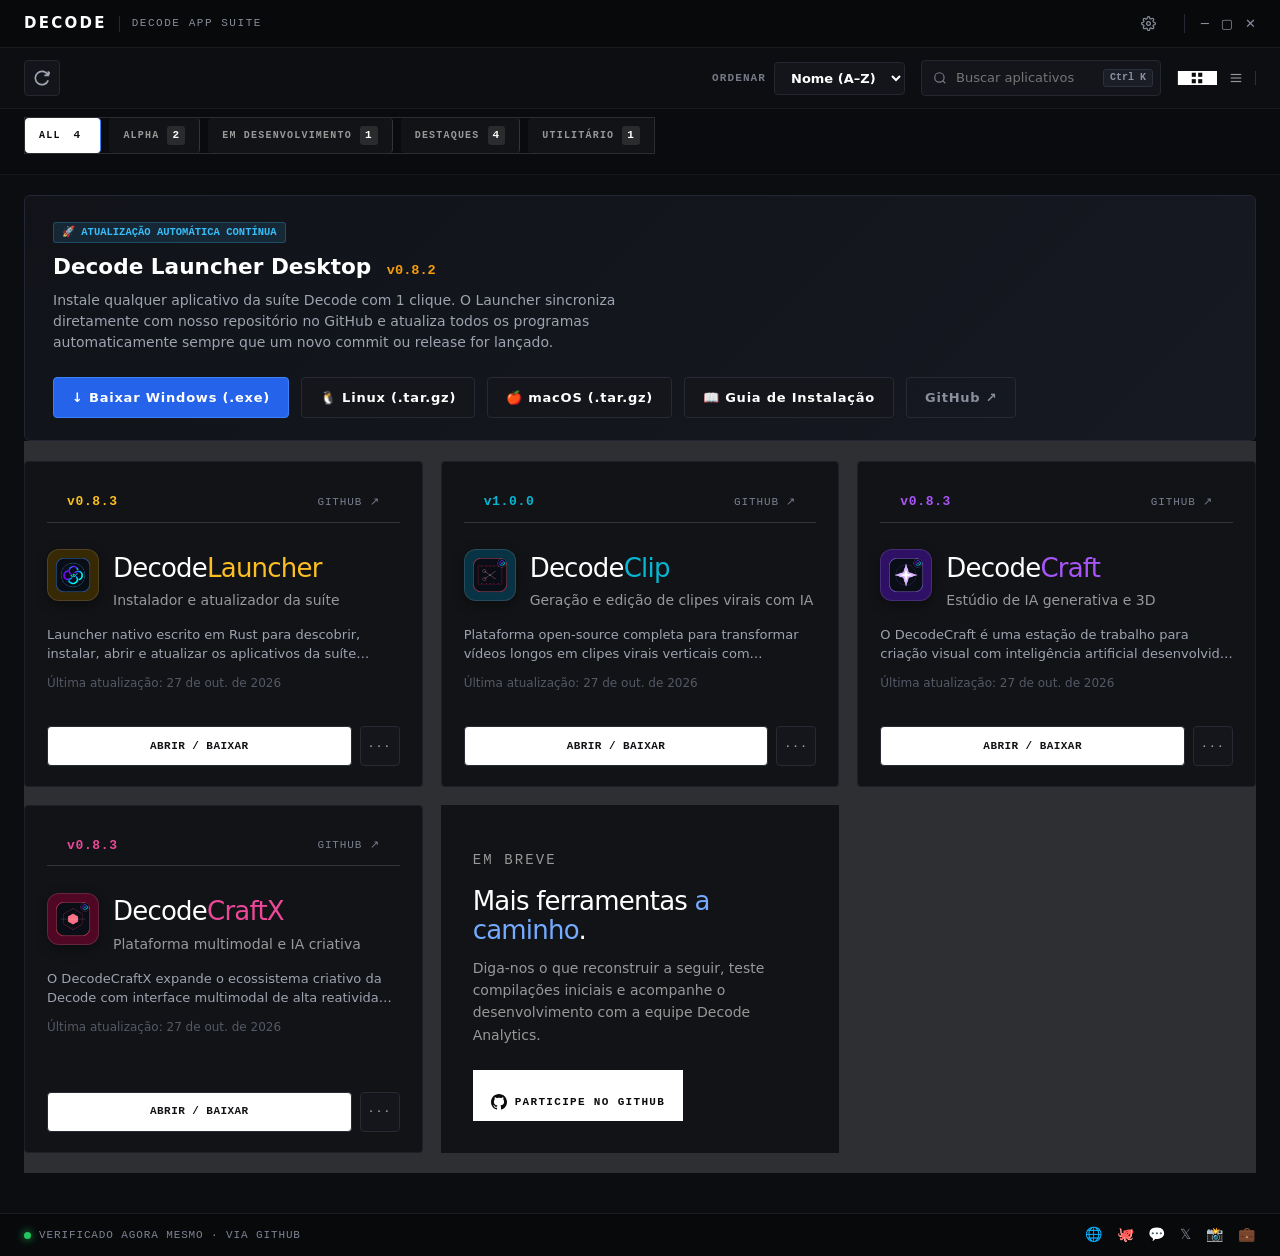
<file: index.html>
<!doctype html>
<html lang="pt-BR" data-theme="dark">
<head>
  <meta charset="utf-8">
  <meta name="viewport" content="width=device-width, initial-scale=1">
  <meta name="theme-color" content="#0c0d10">
  <meta name="description" content="Decode App Suite — Catálogo e Launcher oficial de código aberto da Decode Analytics. Edição de imagens, vetores, vídeos, CAD, PDFs, diagramação, 3D e IA, construídos em Rust nativo com aceleração GPU.">
  <meta property="og:title" content="Decode Launcher — Open Source App Suite">
  <meta property="og:description" content="Treze aplicativos nativos em Rust mais IDE com IA para criadores e engenheiros. Código aberto, acelerado por GPU, sem Electron.">
  <meta property="og:type" content="website">
  <meta property="og:url" content="https://decode-open-source-hub.vercel.app">
  <title>Decode Open Source Hub — Suíte Criativa &amp; Catálogo</title>
  
  <link rel="icon" href="assets/favicon.svg" type="image/svg+xml">
  <link rel="stylesheet" href="styles.css?v=1793227256">
  <script src="app.js?v=1793227256" defer></script>

  <style id="icon-framing-fix">
    .card-main-content {
      display: flex !important;
      align-items: center !important;
      gap: 14px !important;
      margin-bottom: 14px !important;
    }
    .card-icon-box {
      width: 52px !important;
      height: 52px !important;
      min-width: 52px !important;
      min-height: 52px !important;
      border-radius: 12px !important;
      display: flex !important;
      align-items: center !important;
      justify-content: center !important;
      border: 1px solid rgba(255, 255, 255, 0.12) !important;
      flex-shrink: 0 !important;
      overflow: hidden !important;
      padding: 6px !important;
      box-shadow: 0 4px 12px rgba(0, 0, 0, 0.35) !important;
      box-sizing: border-box !important;
    }
    .card-icon-box img,
    .card-icon-box .card-app-icon-img,
    img.card-app-icon-img {
      position: static !important;
      margin: 0 !important;
      padding: 0 !important;
      width: 100% !important;
      height: 100% !important;
      max-width: 100% !important;
      max-height: 100% !important;
      object-fit: contain !important;
      display: block !important;
      filter: none !important;
      transform: none !important;
    }
    .software-grid {
      display: grid !important;
      gap: 18px !important;
      grid-template-columns: 1fr !important;
      padding: 20px 0 !important;
    }
    @media (min-width: 680px) {
      .software-grid {
        grid-template-columns: repeat(2, 1fr) !important;
      }
    }
    @media (min-width: 1040px) {
      .software-grid {
        grid-template-columns: repeat(3, 1fr) !important;
      }
    }
    @media (min-width: 1400px) {
      .software-grid {
        grid-template-columns: repeat(4, 1fr) !important;
      }
    }
  </style>

</head>
<body class="launcher-body">
  <a class="skip-link" href="#software-grid">Pular para os aplicativos</a>

  <!-- Window Header Titlebar (Decode Launcher) -->
  <header class="launcher-window-header" id="site-nav">
    <div class="launcher-header-left">
      <span class="launcher-brand-title">DECODE</span>
      <span class="launcher-header-divider" aria-hidden="true"></span>
      <span class="launcher-suite-tag">DECODE APP SUITE</span>
    </div>

    <div class="launcher-header-right">
      <button class="window-tool-btn" id="open-settings-modal" type="button" title="Sobre e Configurações" aria-label="Sobre e Configurações">
        <svg width="15" height="15" viewBox="0 0 24 24" fill="none" stroke="currentColor" stroke-width="2"><path d="M12 15a3 3 0 1 0 0-6 3 3 0 0 0 0 6Z"/><path d="M19.4 15a1.65 1.65 0 0 0 .33 1.82l.06.06a2 2 0 0 1 0 2.83 2 2 0 0 1-2.83 0l-.06-.06a1.65 1.65 0 0 0-1.82-.33 1.65 1.65 0 0 0-1 1.51V21a2 2 0 0 1-2 2 2 2 0 0 1-2-2v-.09A1.65 1.65 0 0 0 9 19.4a1.65 1.65 0 0 0-1.82.33l-.06.06a2 2 0 0 1-2.83 0 2 2 0 0 1 0-2.83l.06-.06a1.65 1.65 0 0 0 .33-1.82 1.65 1.65 0 0 0-1.51-1H3a2 2 0 0 1-2-2 2 2 0 0 1 2-2h.09A1.65 1.65 0 0 0 4.6 9a1.65 1.65 0 0 0-.33-1.82l-.06-.06a2 2 0 0 1 0-2.83 2 2 0 0 1 2.83 0l.06.06a1.65 1.65 0 0 0 1.82.33H9a1.65 1.65 0 0 0 1-1.51V3a2 2 0 0 1 2-2 2 2 0 0 1 2 2v.09a1.65 1.65 0 0 0 1 1.51 1.65 1.65 0 0 0 1.82-.33l.06-.06a2 2 0 0 1 2.83 0 2 2 0 0 1 0 2.83l-.06.06a1.65 1.65 0 0 0-.33 1.82V9a1.65 1.65 0 0 0 1.51 1H21a2 2 0 0 1 2 2 2 2 0 0 1-2 2h-.09a1.65 1.65 0 0 0-1.51 1Z"/></svg>
      </button>
      <div class="window-controls" aria-hidden="true">
        <span class="win-btn win-min" title="Minimizar">─</span>
        <span class="win-btn win-max" title="Maximizar">▢</span>
        <span class="win-btn win-close" title="Fechar">✕</span>
      </div>
    </div>
  </header>

  <!-- Controls Toolbar -->
  <div class="launcher-control-bar">
    <div class="control-left">
      <button id="reload-catalog" class="btn-refresh" type="button" title="Recarregar catálogo" aria-label="Recarregar catálogo">
        <svg width="16" height="16" viewBox="0 0 24 24" fill="none" stroke="currentColor" stroke-width="2.5"><path d="M21.5 2v6h-6M21.34 15.57a10 10 0 1 1-.57-8.38l5.67-5.19"/></svg>
      </button>
      <button id="theme-toggle" class="btn-refresh" type="button" title="Alternar tema" aria-label="Alternar tema" style="display:none;">
        <svg width="15" height="15" viewBox="0 0 24 24" fill="none" stroke="currentColor" stroke-width="2"><path d="M20.985 12.486a9 9 0 1 1-9.473-9.472c.405-.022.617.46.402.803a6 6 0 0 0 8.268 8.268c.344-.215.825-.004.803.401"></path></svg>
      </button>
    </div>

    <div class="control-right">
      <div class="sort-group">
        <label class="control-label" for="sort-filter">ORDENAR</label>
        <select id="sort-filter" class="control-select">
          <option value="name">Nome (A–Z)</option>
          <option value="name-desc">Nome (Z–A)</option>
          <option value="featured">Destaques</option>
          <option value="category">Categoria</option>
        </select>
      </div>

      <div class="search-box">
        <svg class="search-icon" width="14" height="14" viewBox="0 0 24 24" fill="none" stroke="currentColor" stroke-width="2"><circle cx="11" cy="11" r="8"/><path d="m21 21-4.35-4.35"/></svg>
        <input id="search-input" class="search-input" type="search" placeholder="Buscar aplicativos" autocomplete="off">
        <kbd class="search-kbd" id="search-kbd">Ctrl K</kbd>
      </div>

      <div class="view-toggle" role="group" aria-label="Modo de visualização">
        <button id="view-grid" class="view-button active" type="button" aria-pressed="true" title="Visualização em Grade">
          <svg width="14" height="14" viewBox="0 0 24 24" fill="currentColor"><rect x="3" y="3" width="7" height="7"/><rect x="14" y="3" width="7" height="7"/><rect x="3" y="14" width="7" height="7"/><rect x="14" y="14" width="7" height="7"/></svg>
        </button>
        <button id="view-table" class="view-button" type="button" aria-pressed="false" title="Visualização em Tabela">
          <svg width="14" height="14" viewBox="0 0 24 24" fill="currentColor"><rect x="3" y="5" width="18" height="2"/><rect x="3" y="11" width="18" height="2"/><rect x="3" y="17" width="18" height="2"/></svg>
        </button>
      </div>
    </div>
  </div>

  <!-- Status Tabs Filter Bar -->
  <div class="status-tabs-bar">
    <div id="status-tabs" class="status-tabs" role="group" aria-label="Filtrar por estágio"></div>
  </div>

  <!-- Auxiliary Hidden Controls for DOM / Test compatibility -->
  <div style="display:none;" aria-hidden="true">
    <input id="filter-search-input" type="search">
    <select id="platform-filter"><option value="">Todas</option></select>
    <div id="category-chips"></div>
    <div id="result-count"></div>
    <div id="active-filters"></div>
    <button id="clear-filters" type="button"></button>
    <div id="load-more-wrap"><button id="load-more" type="button"></button></div>
    <div id="error-state"></div>
    <form id="search-form"></form>
  </div>

  <!-- Hero Callout: Decode Launcher (Desktop) -->
  <section class="launcher-hero-callout" id="downloads">
    <div class="hero-callout-inner">
      <div class="hero-callout-content">
        <div class="hero-badge">🚀 ATUALIZAÇÃO AUTOMÁTICA CONTÍNUA</div>
        <h2>Decode Launcher Desktop <span>v0.8.2</span></h2>
        <p>Instale qualquer aplicativo da suíte Decode com 1 clique. O Launcher sincroniza diretamente com nosso repositório no GitHub e atualiza todos os programas automaticamente sempre que um novo commit ou release for lançado.</p>
      </div>
      <div class="hero-callout-actions">
        <a href="https://github.com/Kaiqueaurelio/decode-open-source-hub/releases/download/v0.9.0/decode-launcher.exe" class="btn-launcher-download primary" target="_blank" rel="noopener noreferrer" aria-label="Baixar instalador oficial para Windows">
          <span>↓ Baixar Windows (.exe)</span>
        </a>
        <a href="https://github.com/Kaiqueaurelio/decode-open-source-hub/releases/download/v0.9.0/decode-launcher-linux-x86_64.tar.gz" class="btn-launcher-download secondary" target="_blank" rel="noopener noreferrer">
          <span>🐧 Linux (.tar.gz)</span>
        </a>
        <a href="https://github.com/Kaiqueaurelio/decode-open-source-hub/releases/download/v0.9.0/decode-launcher-macos.tar.gz" class="btn-launcher-download secondary" target="_blank" rel="noopener noreferrer">
          <span>🍎 macOS (.tar.gz)</span>
        </a>
        <a href="docs/GUIA_DE_DOWNLOAD_E_INSTALACAO.md" class="btn-launcher-download secondary" target="_blank">
          <span>📖 Guia de Instalação</span>
        </a>
        <a href="https://github.com/Kaiqueaurelio/decode-open-source-hub" class="btn-launcher-download github" target="_blank" rel="noopener noreferrer">
          <span>GitHub ↗</span>
        </a>
      </div>
    </div>
  </section>

  <!-- Main Grid Section -->
  <main class="launcher-main-container" id="lineup">
    <div class="software-grid" id="software-grid" aria-live="polite">
      <div class="software-card app-decode-craft" id="card-decode-craft" data-slug="decode-craft">
        <span aria-hidden="true" class="card-hover-accent" style="background:#a855f7;"></span>
        <div class="card-header-bar">
          <span class="card-version-badge" style="color:#a855f7;">v0.8.3</span>
          <a class="card-github-link" href="https://github.com/Kaiqueaurelio/decode-open-source-hub/tree/main/apps/decode-craft" target="_blank" rel="noopener noreferrer">GITHUB ↗</a>
        </div>
        <div class="card-main-content">
          <div class="card-icon-box" style="background:rgba(255,255,255,0.06); border-color:#a855f733;">
            <img class="card-app-icon-img" src="assets/app-icons/decode-craft.png" alt="DecodeCraft" loading="lazy">
          </div>
          <div class="card-title-group">
            <h3 class="card-title">
              <span class="brand-prefix">Decode</span><span class="craft-suffix" style="color:#a855f7;">Craft</span>
            </h3>
            <p class="card-tagline">Estúdio de IA generativa para imagens, splats 3D e áudio em Rust</p>
          </div>
        </div>
        <p class="card-description">O DecodeCraft é uma estação de trabalho para criação visual com inteligência artificial desenvolvida em Rust. Suporta geração de imagens neurais, síntese e visualização de gaussian splatting 3D, controle de prompts avançados e pipeline local acelerado por GPU com arquitetura limpa de código aberto.</p>
        <p class="card-last-updated">Última atualização: 28 de out. de 2026</p>
        <div class="card-action-bar">
          <a class="card-btn-download" href="https://github.com/Kaiqueaurelio/decode-open-source-hub/releases" target="_blank" rel="noopener noreferrer">
            <span>ABRIR / BAIXAR</span>
          </a>
          <button type="button" class="card-explore-trigger" data-open-modal="decode-craft" title="Mais opções para DecodeCraft">
            <span>···</span>
          </button>
        </div>
      </div>
      <div class="software-card app-decode-craftx" id="card-decode-craftx" data-slug="decode-craftx">
        <span aria-hidden="true" class="card-hover-accent" style="background:#ec4899;"></span>
        <div class="card-header-bar">
          <span class="card-version-badge" style="color:#ec4899;">v0.8.3</span>
          <a class="card-github-link" href="https://github.com/Kaiqueaurelio/decode-open-source-hub/tree/main/apps/decode-craftx" target="_blank" rel="noopener noreferrer">GITHUB ↗</a>
        </div>
        <div class="card-main-content">
          <div class="card-icon-box" style="background:rgba(255,255,255,0.06); border-color:#ec489933;">
            <img class="card-app-icon-img" src="assets/app-icons/decode-craftx.png" alt="DecodeCraftX" loading="lazy">
          </div>
          <div class="card-title-group">
            <h3 class="card-title">
              <span class="brand-prefix">Decode</span><span class="craft-suffix" style="color:#ec4899;">CraftX</span>
            </h3>
            <p class="card-tagline">Plataforma multimodal avançada de criação e IA generativa com Tauri e React</p>
          </div>
        </div>
        <p class="card-description">O DecodeCraftX expande o ecossistema criativo da Decode com interface multimodal de alta reatividade baseada em Tauri e React. Integra modelos de visão, geração procedural, automação criativa e gerenciamento de projetos em nuvem e local.</p>
        <p class="card-last-updated">Última atualização: 28 de out. de 2026</p>
        <div class="card-action-bar">
          <a class="card-btn-download" href="https://github.com/Kaiqueaurelio/decode-open-source-hub/releases" target="_blank" rel="noopener noreferrer">
            <span>ABRIR / BAIXAR</span>
          </a>
          <button type="button" class="card-explore-trigger" data-open-modal="decode-craftx" title="Mais opções para DecodeCraftX">
            <span>···</span>
          </button>
        </div>
      </div>
      <div class="software-card app-decode-clip" id="card-decode-clip" data-slug="decode-clip">
        <span aria-hidden="true" class="card-hover-accent" style="background:#06b6d4;"></span>
        <div class="card-header-bar">
          <span class="card-version-badge" style="color:#06b6d4;">v0.8.3</span>
          <a class="card-github-link" href="https://github.com/Kaiqueaurelio/decode-open-source-hub/tree/main/apps/decode-clip" target="_blank" rel="noopener noreferrer">GITHUB ↗</a>
        </div>
        <div class="card-main-content">
          <div class="card-icon-box" style="background:rgba(255,255,255,0.06); border-color:#06b6d433;">
            <img class="card-app-icon-img" src="assets/app-icons/decode-clip.png" alt="DecodeClip" loading="lazy">
          </div>
          <div class="card-title-group">
            <h3 class="card-title">
              <span class="brand-prefix">Decode</span><span class="craft-suffix" style="color:#06b6d4;">Clip</span>
            </h3>
            <p class="card-tagline">Geração e edição inteligente de clipes e cortes virais com IA</p>
          </div>
        </div>
        <p class="card-description">Plataforma open-source completa para transformar vídeos longos em clipes virais verticais com reenquadramento inteligente, legendas dinâmicas, detecção de rostos e automação com MCP.</p>
        <p class="card-last-updated">Última atualização: 28 de out. de 2026</p>
        <div class="card-action-bar">
          <a class="card-btn-download" href="https://github.com/Kaiqueaurelio/decode-open-source-hub/releases" target="_blank" rel="noopener noreferrer">
            <span>ABRIR / BAIXAR</span>
          </a>
          <button type="button" class="card-explore-trigger" data-open-modal="decode-clip" title="Mais opções para DecodeClip">
            <span>···</span>
          </button>
        </div>
      </div>
      <div class="software-card app-decode-launcher" id="card-decode-launcher" data-slug="decode-launcher">
        <span aria-hidden="true" class="card-hover-accent" style="background:#fbbf24;"></span>
        <div class="card-header-bar">
          <span class="card-version-badge" style="color:#fbbf24;">v0.8.3</span>
          <a class="card-github-link" href="https://github.com/Kaiqueaurelio/decode-open-source-hub/tree/main/launcher" target="_blank" rel="noopener noreferrer">GITHUB ↗</a>
        </div>
        <div class="card-main-content">
          <div class="card-icon-box" style="background:rgba(255,255,255,0.06); border-color:#fbbf2433;">
            <img class="card-app-icon-img" src="assets/app-icons/decode-launcher.png" alt="Decode Launcher" loading="lazy">
          </div>
          <div class="card-title-group">
            <h3 class="card-title">
              <span class="brand-prefix">Decode</span><span class="craft-suffix" style="color:#fbbf24;">Launcher</span>
            </h3>
            <p class="card-tagline">Instalador e atualizador da Decode App Suite</p>
          </div>
        </div>
        <p class="card-description">Launcher nativo escrito em Rust para descobrir, instalar, abrir e atualizar os aplicativos da suíte Decode. A documentação oficial descreve pacotes por sistema, verificação SHA-256, idiomas e versões desktop e WebAssembly. O projeto informa estágio early alpha; confira releases e requisitos antes de utilizar.</p>
        <p class="card-last-updated">Última atualização: 28 de out. de 2026</p>
        <div class="card-action-bar">
          <a class="card-btn-download" href="https://github.com/Kaiqueaurelio/decode-open-source-hub/releases/latest/download/decode-launcher.exe" target="_blank" rel="noopener noreferrer">
            <span>ABRIR / BAIXAR</span>
          </a>
          <button type="button" class="card-explore-trigger" data-open-modal="decode-launcher" title="Mais opções para Decode Launcher">
            <span>···</span>
          </button>
        </div>
      </div>
    </div>
  </main>

  <!-- App Detail Modal Dialog -->
  <div class="app-modal-backdrop" id="app-modal" role="dialog" aria-modal="true" aria-labelledby="modal-title">
    <div class="app-modal-dialog">
      <button class="modal-close-btn" id="modal-close" type="button" aria-label="Fechar janela">✕</button>

      <div class="modal-body-content" style="padding: 24px;">
        <div class="modal-head-row" style="display:flex; align-items:center; gap:16px; margin-bottom:16px;">
          <img class="modal-app-icon" id="modal-icon-img" src="assets/app-icons/decode-craft.png" alt="" style="width:52px; height:52px; border-radius:12px;">
          <div class="modal-head-text">
            <h2 id="modal-title" style="margin:0; font-size:1.35rem; font-weight:800; color:#fff;">DecodeCraft</h2>
            <p class="hud-label text-muted" id="modal-role" style="margin:4px 0 0; color:#8a8f9d; font-size:13px;">01 · Estúdio criativo · Suíte Decode</p>
          </div>
        </div>

        <p class="modal-description" id="modal-desc" style="color:#a0a5b2; font-size:13.5px; line-height:1.6; margin-bottom:18px;">
          Estúdio de IA generativa para criação visual e experiências 3D.
        </p>

        <div style="background:#14151b; border:1px solid #242630; border-radius:4px; padding:12px; margin-bottom:18px;">
          <p style="margin:0 0 6px; font-family:var(--font-mono); font-size:11px; color:#767a86; text-transform:uppercase;">Compilação rápida via Cargo / Rust:</p>
          <code id="modal-cmd" style="font-family:var(--font-mono); font-size:12.5px; color:#38bdf8; word-break:break-all;">cd apps/decode-craft && cargo run --release</code>
        </div>

        <div class="modal-actions-row" style="display:flex; gap:10px; flex-wrap:wrap;">
          <a class="modal-btn-primary" id="modal-download-link" href="#" target="_blank" rel="noopener noreferrer" style="flex:1; height:40px; background:#2563eb; color:#fff; border-radius:4px; display:flex; align-items:center; justify-content:center; text-decoration:none; font-weight:700; font-size:12px; letter-spacing:0.05em;">
            ↓ Baixar Binário
          </a>
          <a class="modal-btn-secondary" id="modal-github-link" href="#" target="_blank" rel="noopener noreferrer" style="height:40px; padding:0 16px; background:#1e2029; color:#fff; border:1px solid #2d303d; border-radius:4px; display:flex; align-items:center; justify-content:center; text-decoration:none; font-weight:700; font-size:12px;">
            Código no GitHub ↗
          </a>
        </div>
      </div>
    </div>
  </div>

  <!-- Settings / About Modal -->
  <div class="app-modal-backdrop" id="settings-modal" role="dialog" aria-modal="true" aria-labelledby="settings-title" style="display:none;">
    <div class="app-modal-dialog" style="max-width:480px; padding:24px;">
      <button class="modal-close-btn" id="settings-close" type="button" aria-label="Fechar janela">✕</button>
      <h2 id="settings-title" style="margin:0 0 8px; color:#fff; font-size:1.35rem;">Decode Open Source Hub</h2>
      <p style="color:#8a8f9d; font-size:13px; margin:0 0 16px;">Ecossistema completo de software livre para criadores e engenheiros.</p>
      
      <div style="background:#14151b; border:1px solid #242630; border-radius:6px; padding:16px; margin-bottom:16px; font-size:13px; line-height:1.6; color:#a0a5b2;">
        <p style="margin:0 0 6px;"><strong>Mantenedora:</strong> Decode Analytics</p>
        <p style="margin:0 0 6px;"><strong>Sede:</strong> Presidente Prudente — SP, Brasil</p>
        <p style="margin:0 0 6px;"><strong>Instagram:</strong> <a href="https://www.instagram.com/decode.analytics/" target="_blank" style="color:#38bdf8;">@decode.analytics</a></p>
        <p style="margin:0;"><strong>E-mail:</strong> decoanalytics@outlook.com.br</p>
      </div>

      <div style="text-align:right;">
        <button id="settings-done-btn" type="button" style="background:#2563eb; color:#fff; border:none; border-radius:4px; padding:8px 18px; font-weight:700; cursor:pointer;">
          Fechar
        </button>
      </div>
    </div>
  </div>

  <!-- Bottom Status Bar (Decode Launcher) -->
  <footer class="launcher-footer-bar">
    <div class="footer-status">
      <span class="status-dot"></span>
      <span class="status-text">VERIFICADO AGORA MESMO · VIA GITHUB</span>
    </div>

    <div class="footer-socials">
      <a href="https://kaiqueaurelio.github.io/decode-open-source-hub/" title="Website Oficial" target="_blank" rel="noopener noreferrer">🌐</a>
      <a href="https://github.com/Kaiqueaurelio/decode-open-source-hub" title="GitHub Monorepo" target="_blank" rel="noopener noreferrer">🐙</a>
      <a href="https://github.com/Kaiqueaurelio/decode-open-source-hub/discussions" title="Discussões e Comunidade" target="_blank" rel="noopener noreferrer">💬</a>
      <a href="https://x.com/decoanalytics" title="X / Twitter" target="_blank" rel="noopener noreferrer">𝕏</a>
      <a href="https://www.instagram.com/decode.analytics/" title="Instagram Oficial: @decode.analytics" target="_blank" rel="noopener noreferrer">📸</a>
      <a href="https://www.linkedin.com/company/decodeanalytics" title="LinkedIn Oficial" target="_blank" rel="noopener noreferrer">💼</a>
    </div>
  </footer>
</body>
</html>
</file>
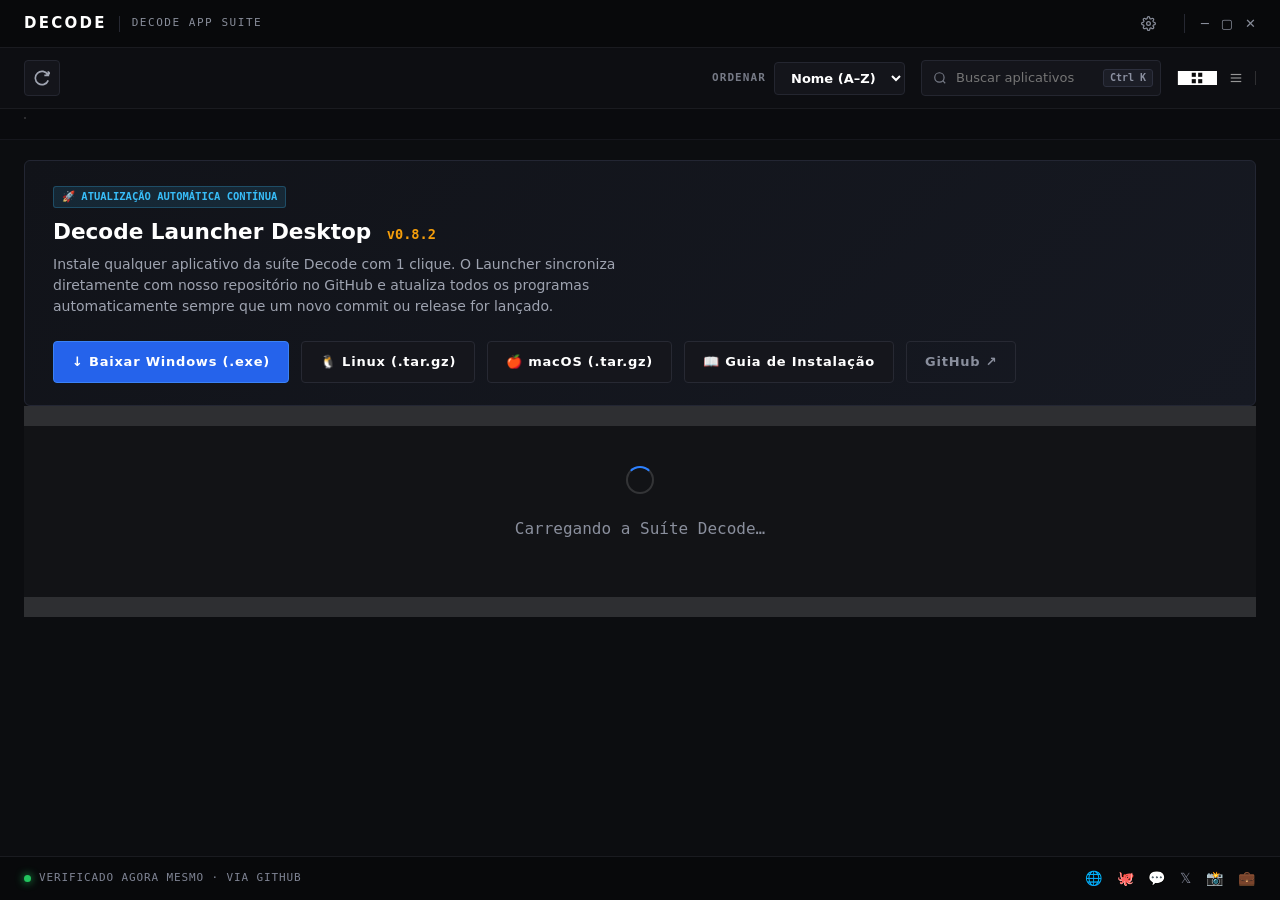
<file: open-source-hub/index.html>
<!doctype html>
<html lang="pt-BR" data-theme="dark">
<head>
  <meta charset="utf-8">
  <meta name="viewport" content="width=device-width, initial-scale=1">
  <meta name="theme-color" content="#0c0d10">
  <meta name="description" content="Decode App Suite — Catálogo e Launcher oficial de código aberto da Decode Analytics. Edição de imagens, vetores, vídeos, CAD, PDFs, diagramação, 3D e IA, construídos em Rust nativo com aceleração GPU.">
  <meta property="og:title" content="Decode Launcher — Open Source App Suite">
  <meta property="og:description" content="Treze aplicativos nativos em Rust mais IDE com IA para criadores e engenheiros. Código aberto, acelerado por GPU, sem Electron.">
  <meta property="og:type" content="website">
  <meta property="og:url" content="https://decode-open-source-hub.vercel.app">
  <title>Decode Open Source Hub — Suíte Criativa &amp; Catálogo</title>
  
  <link rel="icon" href="assets/favicon.svg" type="image/svg+xml">
  <link rel="stylesheet" href="styles.css">
  <script src="app.js" defer></script>

  <style id="icon-framing-fix">
    .card-main-content {
      display: flex !important;
      align-items: center !important;
      gap: 14px !important;
      margin-bottom: 14px !important;
    }
    .card-icon-box {
      width: 52px !important;
      height: 52px !important;
      min-width: 52px !important;
      min-height: 52px !important;
      border-radius: 12px !important;
      display: flex !important;
      align-items: center !important;
      justify-content: center !important;
      border: 1px solid rgba(255, 255, 255, 0.12) !important;
      flex-shrink: 0 !important;
      overflow: hidden !important;
      padding: 6px !important;
      box-shadow: 0 4px 12px rgba(0, 0, 0, 0.35) !important;
      box-sizing: border-box !important;
    }
    .card-icon-box img,
    .card-icon-box .card-app-icon-img,
    img.card-app-icon-img {
      position: static !important;
      margin: 0 !important;
      padding: 0 !important;
      width: 100% !important;
      height: 100% !important;
      max-width: 100% !important;
      max-height: 100% !important;
      object-fit: contain !important;
      display: block !important;
      filter: none !important;
      transform: none !important;
    }
    .software-grid {
      display: grid !important;
      gap: 18px !important;
      grid-template-columns: 1fr !important;
      padding: 20px 0 !important;
    }
    @media (min-width: 680px) {
      .software-grid {
        grid-template-columns: repeat(2, 1fr) !important;
      }
    }
    @media (min-width: 1040px) {
      .software-grid {
        grid-template-columns: repeat(3, 1fr) !important;
      }
    }
    @media (min-width: 1400px) {
      .software-grid {
        grid-template-columns: repeat(4, 1fr) !important;
      }
    }
  </style>

</head>
<body class="launcher-body">
  <a class="skip-link" href="#software-grid">Pular para os aplicativos</a>

  <!-- Window Header Titlebar (Decode Launcher) -->
  <header class="launcher-window-header" id="site-nav">
    <div class="launcher-header-left">
      <span class="launcher-brand-title">DECODE</span>
      <span class="launcher-header-divider" aria-hidden="true"></span>
      <span class="launcher-suite-tag">DECODE APP SUITE</span>
    </div>

    <div class="launcher-header-right">
      <button class="window-tool-btn" id="open-settings-modal" type="button" title="Sobre e Configurações" aria-label="Sobre e Configurações">
        <svg width="15" height="15" viewBox="0 0 24 24" fill="none" stroke="currentColor" stroke-width="2"><path d="M12 15a3 3 0 1 0 0-6 3 3 0 0 0 0 6Z"/><path d="M19.4 15a1.65 1.65 0 0 0 .33 1.82l.06.06a2 2 0 0 1 0 2.83 2 2 0 0 1-2.83 0l-.06-.06a1.65 1.65 0 0 0-1.82-.33 1.65 1.65 0 0 0-1 1.51V21a2 2 0 0 1-2 2 2 2 0 0 1-2-2v-.09A1.65 1.65 0 0 0 9 19.4a1.65 1.65 0 0 0-1.82.33l-.06.06a2 2 0 0 1-2.83 0 2 2 0 0 1 0-2.83l.06-.06a1.65 1.65 0 0 0 .33-1.82 1.65 1.65 0 0 0-1.51-1H3a2 2 0 0 1-2-2 2 2 0 0 1 2-2h.09A1.65 1.65 0 0 0 4.6 9a1.65 1.65 0 0 0-.33-1.82l-.06-.06a2 2 0 0 1 0-2.83 2 2 0 0 1 2.83 0l.06.06a1.65 1.65 0 0 0 1.82.33H9a1.65 1.65 0 0 0 1-1.51V3a2 2 0 0 1 2-2 2 2 0 0 1 2 2v.09a1.65 1.65 0 0 0 1 1.51 1.65 1.65 0 0 0 1.82-.33l.06-.06a2 2 0 0 1 2.83 0 2 2 0 0 1 0 2.83l-.06.06a1.65 1.65 0 0 0-.33 1.82V9a1.65 1.65 0 0 0 1.51 1H21a2 2 0 0 1 2 2 2 2 0 0 1-2 2h-.09a1.65 1.65 0 0 0-1.51 1Z"/></svg>
      </button>
      <div class="window-controls" aria-hidden="true">
        <span class="win-btn win-min" title="Minimizar">─</span>
        <span class="win-btn win-max" title="Maximizar">▢</span>
        <span class="win-btn win-close" title="Fechar">✕</span>
      </div>
    </div>
  </header>

  <!-- Controls Toolbar -->
  <div class="launcher-control-bar">
    <div class="control-left">
      <button id="reload-catalog" class="btn-refresh" type="button" title="Recarregar catálogo" aria-label="Recarregar catálogo">
        <svg width="16" height="16" viewBox="0 0 24 24" fill="none" stroke="currentColor" stroke-width="2.5"><path d="M21.5 2v6h-6M21.34 15.57a10 10 0 1 1-.57-8.38l5.67-5.19"/></svg>
      </button>
      <button id="theme-toggle" class="btn-refresh" type="button" title="Alternar tema" aria-label="Alternar tema" style="display:none;">
        <svg width="15" height="15" viewBox="0 0 24 24" fill="none" stroke="currentColor" stroke-width="2"><path d="M20.985 12.486a9 9 0 1 1-9.473-9.472c.405-.022.617.46.402.803a6 6 0 0 0 8.268 8.268c.344-.215.825-.004.803.401"></path></svg>
      </button>
    </div>

    <div class="control-right">
      <div class="sort-group">
        <label class="control-label" for="sort-filter">ORDENAR</label>
        <select id="sort-filter" class="control-select">
          <option value="name">Nome (A–Z)</option>
          <option value="name-desc">Nome (Z–A)</option>
          <option value="featured">Destaques</option>
          <option value="category">Categoria</option>
        </select>
      </div>

      <div class="search-box">
        <svg class="search-icon" width="14" height="14" viewBox="0 0 24 24" fill="none" stroke="currentColor" stroke-width="2"><circle cx="11" cy="11" r="8"/><path d="m21 21-4.35-4.35"/></svg>
        <input id="search-input" class="search-input" type="search" placeholder="Buscar aplicativos" autocomplete="off">
        <kbd class="search-kbd" id="search-kbd">Ctrl K</kbd>
      </div>

      <div class="view-toggle" role="group" aria-label="Modo de visualização">
        <button id="view-grid" class="view-button active" type="button" aria-pressed="true" title="Visualização em Grade">
          <svg width="14" height="14" viewBox="0 0 24 24" fill="currentColor"><rect x="3" y="3" width="7" height="7"/><rect x="14" y="3" width="7" height="7"/><rect x="3" y="14" width="7" height="7"/><rect x="14" y="14" width="7" height="7"/></svg>
        </button>
        <button id="view-table" class="view-button" type="button" aria-pressed="false" title="Visualização em Tabela">
          <svg width="14" height="14" viewBox="0 0 24 24" fill="currentColor"><rect x="3" y="5" width="18" height="2"/><rect x="3" y="11" width="18" height="2"/><rect x="3" y="17" width="18" height="2"/></svg>
        </button>
      </div>
    </div>
  </div>

  <!-- Status Tabs Filter Bar -->
  <div class="status-tabs-bar">
    <div id="status-tabs" class="status-tabs" role="group" aria-label="Filtrar por estágio"></div>
  </div>

  <!-- Auxiliary Hidden Controls for DOM / Test compatibility -->
  <div style="display:none;" aria-hidden="true">
    <input id="filter-search-input" type="search">
    <select id="platform-filter"><option value="">Todas</option></select>
    <div id="category-chips"></div>
    <div id="result-count"></div>
    <div id="active-filters"></div>
    <button id="clear-filters" type="button"></button>
    <div id="load-more-wrap"><button id="load-more" type="button"></button></div>
    <div id="error-state"></div>
    <form id="search-form"></form>
  </div>

  <!-- Hero Callout: Decode Launcher (Desktop) -->
  <section class="launcher-hero-callout" id="downloads">
    <div class="hero-callout-inner">
      <div class="hero-callout-content">
        <div class="hero-badge">🚀 ATUALIZAÇÃO AUTOMÁTICA CONTÍNUA</div>
        <h2>Decode Launcher Desktop <span>v0.8.2</span></h2>
        <p>Instale qualquer aplicativo da suíte Decode com 1 clique. O Launcher sincroniza diretamente com nosso repositório no GitHub e atualiza todos os programas automaticamente sempre que um novo commit ou release for lançado.</p>
      </div>
      <div class="hero-callout-actions">
        <a href="https://github.com/Kaiqueaurelio/decode-open-source-hub/releases/download/v0.9.0/decode-launcher.exe" class="btn-launcher-download primary" target="_blank" rel="noopener noreferrer" aria-label="Baixar instalador oficial para Windows">
          <span>↓ Baixar Windows (.exe)</span>
        </a>
        <a href="https://github.com/Kaiqueaurelio/decode-open-source-hub/releases/download/v0.9.0/decode-launcher-linux-x86_64.tar.gz" class="btn-launcher-download secondary" target="_blank" rel="noopener noreferrer">
          <span>🐧 Linux (.tar.gz)</span>
        </a>
        <a href="https://github.com/Kaiqueaurelio/decode-open-source-hub/releases/download/v0.9.0/decode-launcher-macos.tar.gz" class="btn-launcher-download secondary" target="_blank" rel="noopener noreferrer">
          <span>🍎 macOS (.tar.gz)</span>
        </a>
        <a href="docs/GUIA_DE_DOWNLOAD_E_INSTALACAO.md" class="btn-launcher-download secondary" target="_blank">
          <span>📖 Guia de Instalação</span>
        </a>
        <a href="https://github.com/Kaiqueaurelio/decode-open-source-hub" class="btn-launcher-download github" target="_blank" rel="noopener noreferrer">
          <span>GitHub ↗</span>
        </a>
      </div>
    </div>
  </section>

  <!-- Main Grid Section -->
  <main class="launcher-main-container" id="lineup">
    <div class="software-grid" id="software-grid" aria-live="polite">
      <div class="loading-state" style="padding: 40px; text-align: center; grid-column: 1 / -1;">
        <span class="loader"></span>
        <p style="margin-top: 16px; color: #8a8f9d; font-family: var(--font-mono);">Carregando a Suíte Decode…</p>
      </div>
    </div>
  </main>

  <!-- App Detail Modal Dialog -->
  <div class="app-modal-backdrop" id="app-modal" role="dialog" aria-modal="true" aria-labelledby="modal-title">
    <div class="app-modal-dialog">
      <button class="modal-close-btn" id="modal-close" type="button" aria-label="Fechar janela">✕</button>

      <div class="modal-body-content" style="padding: 24px;">
        <div class="modal-head-row" style="display:flex; align-items:center; gap:16px; margin-bottom:16px;">
          <img class="modal-app-icon" id="modal-icon-img" src="assets/app-icons/decode-craft.png" alt="" style="width:52px; height:52px; border-radius:12px;">
          <div class="modal-head-text">
            <h2 id="modal-title" style="margin:0; font-size:1.35rem; font-weight:800; color:#fff;">DecodeCraft</h2>
            <p class="hud-label text-muted" id="modal-role" style="margin:4px 0 0; color:#8a8f9d; font-size:13px;">01 · Estúdio criativo · Suíte Decode</p>
          </div>
        </div>

        <p class="modal-description" id="modal-desc" style="color:#a0a5b2; font-size:13.5px; line-height:1.6; margin-bottom:18px;">
          Estúdio de IA generativa para criação visual e experiências 3D.
        </p>

        <div style="background:#14151b; border:1px solid #242630; border-radius:4px; padding:12px; margin-bottom:18px;">
          <p style="margin:0 0 6px; font-family:var(--font-mono); font-size:11px; color:#767a86; text-transform:uppercase;">Compilação rápida via Cargo / Rust:</p>
          <code id="modal-cmd" style="font-family:var(--font-mono); font-size:12.5px; color:#38bdf8; word-break:break-all;">cd apps/decode-craft && cargo run --release</code>
        </div>

        <div class="modal-actions-row" style="display:flex; gap:10px; flex-wrap:wrap;">
          <a class="modal-btn-primary" id="modal-download-link" href="#" target="_blank" rel="noopener noreferrer" style="flex:1; height:40px; background:#2563eb; color:#fff; border-radius:4px; display:flex; align-items:center; justify-content:center; text-decoration:none; font-weight:700; font-size:12px; letter-spacing:0.05em;">
            ↓ Baixar Binário
          </a>
          <a class="modal-btn-secondary" id="modal-github-link" href="#" target="_blank" rel="noopener noreferrer" style="height:40px; padding:0 16px; background:#1e2029; color:#fff; border:1px solid #2d303d; border-radius:4px; display:flex; align-items:center; justify-content:center; text-decoration:none; font-weight:700; font-size:12px;">
            Código no GitHub ↗
          </a>
        </div>
      </div>
    </div>
  </div>

  <!-- Settings / About Modal -->
  <div class="app-modal-backdrop" id="settings-modal" role="dialog" aria-modal="true" aria-labelledby="settings-title" style="display:none;">
    <div class="app-modal-dialog" style="max-width:480px; padding:24px;">
      <button class="modal-close-btn" id="settings-close" type="button" aria-label="Fechar janela">✕</button>
      <h2 id="settings-title" style="margin:0 0 8px; color:#fff; font-size:1.35rem;">Decode Open Source Hub</h2>
      <p style="color:#8a8f9d; font-size:13px; margin:0 0 16px;">Ecossistema completo de software livre para criadores e engenheiros.</p>
      
      <div style="background:#14151b; border:1px solid #242630; border-radius:6px; padding:16px; margin-bottom:16px; font-size:13px; line-height:1.6; color:#a0a5b2;">
        <p style="margin:0 0 6px;"><strong>Mantenedora:</strong> Decode Analytics</p>
        <p style="margin:0 0 6px;"><strong>Sede:</strong> Presidente Prudente — SP, Brasil</p>
        <p style="margin:0 0 6px;"><strong>Instagram:</strong> <a href="https://www.instagram.com/decode.analytics/" target="_blank" style="color:#38bdf8;">@decode.analytics</a></p>
        <p style="margin:0;"><strong>E-mail:</strong> decoanalytics@outlook.com.br</p>
      </div>

      <div style="text-align:right;">
        <button id="settings-done-btn" type="button" style="background:#2563eb; color:#fff; border:none; border-radius:4px; padding:8px 18px; font-weight:700; cursor:pointer;">
          Fechar
        </button>
      </div>
    </div>
  </div>

  <!-- Bottom Status Bar (Decode Launcher) -->
  <footer class="launcher-footer-bar">
    <div class="footer-status">
      <span class="status-dot"></span>
      <span class="status-text">VERIFICADO AGORA MESMO · VIA GITHUB</span>
    </div>

    <div class="footer-socials">
      <a href="https://kaiqueaurelio.github.io/decode-open-source-hub/" title="Website Oficial" target="_blank" rel="noopener noreferrer">🌐</a>
      <a href="https://github.com/Kaiqueaurelio/decode-open-source-hub" title="GitHub Monorepo" target="_blank" rel="noopener noreferrer">🐙</a>
      <a href="https://github.com/Kaiqueaurelio/decode-open-source-hub/discussions" title="Discussões e Comunidade" target="_blank" rel="noopener noreferrer">💬</a>
      <a href="https://x.com/decoanalytics" title="X / Twitter" target="_blank" rel="noopener noreferrer">𝕏</a>
      <a href="https://www.instagram.com/decode.analytics/" title="Instagram Oficial: @decode.analytics" target="_blank" rel="noopener noreferrer">📸</a>
      <a href="https://www.linkedin.com/company/decodeanalytics" title="LinkedIn Oficial" target="_blank" rel="noopener noreferrer">💼</a>
    </div>
  </footer>
</body>
</html>
</file>
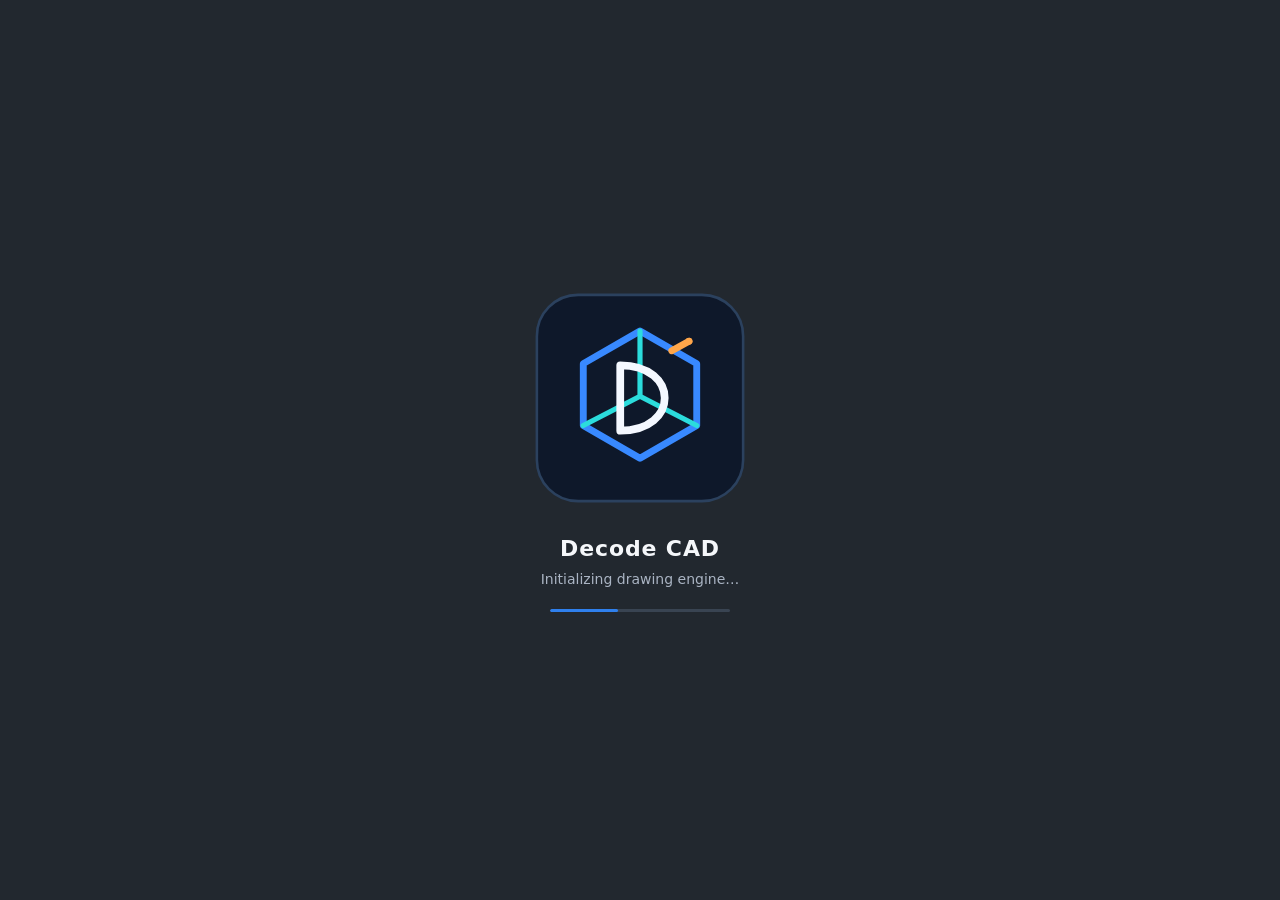
<file: apps/cadcraft-web/index.html>
<!DOCTYPE html>
<html lang="en">
<head>
  <meta charset="utf-8">
  <meta name="viewport" content="width=device-width, initial-scale=1">
  <title>Decode CAD — Decode Analytics</title>
  <link data-trunk rel="rust" data-bin="cadcraft-web" data-wasm-opt="z" data-weak-refs />
  <style>
    @keyframes decode-progress { from { width: 12%; transform: translateX(0); } to { width: 72%; transform: translateX(38px); } }
    html, body { margin: 0; padding: 0; width: 100%; height: 100%; overflow: hidden; background: #22282f; }
    #decodecad_canvas { position: absolute; inset: 0; width: 100%; height: 100%; display: block; }
    #decodecad_loading { position: absolute; inset: 0; display: flex; flex-direction: column; align-items: center; justify-content: center;
      color: #b8b8b8; font: 14px system-ui, sans-serif; pointer-events: none; }
  </style>
</head>
<body>
  <canvas id="decodecad_canvas"></canvas>
  <div id="decodecad_loading">
    <svg viewBox="0 0 256 256" role="img" aria-label="Decode CAD" style="width:min(220px,50vw);height:auto;max-height:30vh;margin-bottom:28px">
      <rect x="8" y="8" width="240" height="240" rx="48" fill="#0e182a" stroke="#2b415e" stroke-width="3"/>
      <path d="M128 50 194 88V160L128 198 62 160V88Z" fill="none" stroke="#3889ff" stroke-width="8" stroke-linejoin="round"/>
      <path d="M128 50V126L62 160M128 126 194 160" fill="none" stroke="#2bdcdc" stroke-width="6" stroke-linecap="round" stroke-linejoin="round"/>
      <path d="M105 90V166M105 90C174 90 174 166 105 166" fill="none" stroke="#f4f8ff" stroke-width="9" stroke-linecap="round" stroke-linejoin="round"/>
      <path d="M165 73 185 62" fill="none" stroke="#ffa64a" stroke-width="8" stroke-linecap="round"/>
      <circle cx="185" cy="62" r="4" fill="#ffa64a"/>
    </svg>
    <div style="font:600 22px system-ui,sans-serif;letter-spacing:.04em;color:#f5f7fa">Decode CAD</div>
    <div style="font:14px system-ui,sans-serif;color:#aab4c3;margin-top:10px">Initializing drawing engine…</div>
    <div style="width:180px;height:3px;background:#394452;border-radius:3px;overflow:hidden;margin-top:22px"><div style="height:100%;width:38%;background:#2f80ed;border-radius:3px;animation:decode-progress 1.4s ease-in-out infinite alternate"></div></div>
  </div>
</body>
</html>
</file>
<file: styles.css>
/* ==========================================================================
   Decode Launcher & Suite — High-Fidelity Dark Design System
   ========================================================================== */

:root {
  --font-sans: 'Inter', ui-sans-serif, system-ui, -apple-system, BlinkMacSystemFont, "Segoe UI", Roboto, sans-serif;
  --font-display: 'Archivo', var(--font-sans);
  --font-serif: 'Instrument Serif', Georgia, serif;
  --font-mono: 'Geist Mono', ui-monospace, SFMono-Regular, Menlo, Monaco, Consolas, monospace;

  /* Decode Dark Theme Palette */
  --bg: #0c0d10;
  --bg-raised: #111216;
  --bg-sunken: #08090b;
  --ink: #f2f1ee;
  --ink-strong: #ffffff;
  --muted: rgba(242, 241, 238, 0.65);
  --faint: rgba(242, 241, 238, 0.40);
  --line: #1c1e24;
  --line-strong: #2a2c35;
  --accent: #2d81ff;
  --accent-ink: #74aaff;
  --invert-bg: #ffffff;
  --invert-fg: #0b0b0c;
  --danger: #ff6259;
  --scanline: rgba(255, 255, 255, 0.02);

  --surface: #111216;
  --radius: 4px;
  --shadow: 0 12px 32px rgba(0, 0, 0, 0.4);

  color-scheme: dark;
}

body.launcher-body {
  background-color: #0c0d10;
  color: #f2f1ee;
  margin: 0;
  min-height: 100vh;
  display: flex;
  flex-direction: column;
  font-family: var(--font-sans);
}

/* Launcher Window Header Bar */
.launcher-window-header {
  height: 48px;
  background-color: #08090b;
  border-bottom: 1px solid #1a1b20;
  display: flex;
  align-items: center;
  justify-content: space-between;
  padding: 0 24px;
  position: sticky;
  top: 0;
  z-index: 100;
  user-select: none;
}

.launcher-header-left {
  display: flex;
  align-items: center;
  gap: 12px;
}

.launcher-brand-title {
  font-family: var(--font-display);
  font-weight: 900;
  font-size: 15px;
  letter-spacing: 0.15em;
  color: #ffffff;
}

.launcher-header-divider {
  display: inline-block;
  width: 1px;
  height: 16px;
  background-color: #262832;
}

.launcher-suite-tag {
  font-family: var(--font-mono);
  font-size: 11px;
  letter-spacing: 0.14em;
  color: #888d9a;
  text-transform: uppercase;
}

.launcher-header-right {
  display: flex;
  align-items: center;
  gap: 16px;
}

.window-tool-btn {
  background: none;
  border: none;
  color: #888d9a;
  cursor: pointer;
  display: flex;
  align-items: center;
  padding: 4px;
  transition: color 0.15s;
}

.window-tool-btn:hover {
  color: #ffffff;
}

.window-controls {
  display: flex;
  align-items: center;
  gap: 12px;
  margin-left: 8px;
  border-left: 1px solid #262832;
  padding-left: 16px;
}

.win-btn {
  background: none;
  border: none;
  color: #888d9a;
  font-size: 13px;
  cursor: pointer;
  transition: color 0.15s;
}

.win-btn:hover {
  color: #ffffff;
}

/* Control Bar */
.launcher-control-bar {
  background-color: #0d0e12;
  border-bottom: 1px solid #1a1b20;
  padding: 12px 24px;
  display: flex;
  align-items: center;
  justify-content: space-between;
  gap: 16px;
  flex-wrap: wrap;
}

.control-left {
  display: flex;
  align-items: center;
  gap: 12px;
}

.btn-refresh {
  width: 36px;
  height: 36px;
  background-color: #14151b;
  border: 1px solid #242630;
  border-radius: 4px;
  color: #a0a5b2;
  display: flex;
  align-items: center;
  justify-content: center;
  cursor: pointer;
  transition: all 0.2s;
}

.btn-refresh:hover {
  background-color: #1f212a;
  color: #ffffff;
  border-color: #3b3f4e;
}

.control-right {
  display: flex;
  align-items: center;
  gap: 16px;
  flex-wrap: wrap;
}

.sort-group {
  display: flex;
  align-items: center;
  gap: 8px;
}

.control-label {
  font-family: var(--font-mono);
  font-size: 11px;
  letter-spacing: 0.1em;
  color: #767a86;
  text-transform: uppercase;
  font-weight: 700;
}

.control-select {
  background-color: #14151b;
  border: 1px solid #242630;
  border-radius: 4px;
  color: #ffffff;
  padding: 7px 12px;
  font-size: 13px;
  font-weight: 600;
  cursor: pointer;
  outline: none;
}

.search-box {
  position: relative;
  display: flex;
  align-items: center;
  min-width: 240px;
}

.search-icon {
  position: absolute;
  left: 12px;
  color: #767a86;
  pointer-events: none;
}

.search-input {
  width: 100%;
  background-color: #14151b;
  border: 1px solid #242630;
  border-radius: 4px;
  color: #ffffff;
  padding: 7px 12px 7px 34px;
  font-size: 13px;
  outline: none;
  transition: border-color 0.2s;
}

.search-input:focus {
  border-color: #3b82f6;
}

.search-kbd {
  position: absolute;
  right: 8px;
  background-color: #1c1e27;
  border: 1px solid #2d303e;
  border-radius: 3px;
  color: #8b90a0;
  font-family: var(--font-mono);
  font-size: 10px;
  font-weight: 600;
  padding: 2px 6px;
  pointer-events: none;
  line-height: 1.2;
  transition: opacity 0.15s;
}

.search-box:focus-within .search-kbd {
  opacity: 0.4;
}

.search-match {
  background: rgba(45, 129, 255, 0.28);
  color: #90c2ff;
  border-bottom: 1.5px solid #2d81ff;
  border-radius: 2px;
  padding: 0 1px;
  font-weight: 600;
}


/* Status tabs bar */
.status-tabs-bar {
  background-color: #0a0b0e;
  border-bottom: 1px solid #16171d;
  padding: 8px 24px;
  overflow-x: auto;
}

.status-tabs {
  display: flex;
  gap: 8px;
  align-items: center;
}

.status-tab {
  background-color: #121318;
  border: 1px solid #1f212a;
  border-radius: 4px;
  color: #8a8f9d;
  padding: 5px 12px;
  font-family: var(--font-mono);
  font-size: 11px;
  letter-spacing: 0.06em;
  cursor: pointer;
  display: flex;
  align-items: center;
  gap: 8px;
  transition: all 0.2s;
  white-space: nowrap;
}

.status-tab.active {
  background-color: #1f2330;
  border-color: #3b82f6;
  color: #ffffff;
}

.status-tab b {
  background-color: rgba(255, 255, 255, 0.1);
  border-radius: 3px;
  padding: 1px 5px;
  font-size: 10px;
}

/* Hero Download Launcher Banner */
.launcher-hero-callout {
  margin: 20px 24px 0;
  background: linear-gradient(135deg, #111319 0%, #161922 100%);
  border: 1px solid #232633;
  border-radius: 6px;
  padding: 22px 28px;
}

.hero-callout-inner {
  display: flex;
  align-items: center;
  justify-content: space-between;
  gap: 24px;
  flex-wrap: wrap;
}

.hero-badge {
  display: inline-block;
  font-family: var(--font-mono);
  font-size: 10.5px;
  font-weight: 700;
  color: #38bdf8;
  background: rgba(56, 189, 248, 0.12);
  border: 1px solid rgba(56, 189, 248, 0.25);
  padding: 2px 8px;
  border-radius: 3px;
  margin-bottom: 8px;
}

.hero-callout-content h2 {
  margin: 0 0 6px;
  font-size: 1.35rem;
  font-weight: 800;
  color: #ffffff;
}

.hero-callout-content h2 span {
  font-family: var(--font-mono);
  font-size: 0.85rem;
  color: #f59e0b;
  font-weight: 700;
  margin-left: 8px;
}

.hero-callout-content p {
  margin: 0;
  font-size: 0.875rem;
  color: #9ea3b0;
  max-width: 640px;
  line-height: 1.5;
}

.hero-callout-actions {
  display: flex;
  gap: 12px;
  flex-wrap: wrap;
}

.btn-launcher-download {
  display: inline-flex;
  align-items: center;
  gap: 8px;
  padding: 10px 18px;
  border-radius: 4px;
  font-size: 0.8125rem;
  font-weight: 800;
  letter-spacing: 0.06em;
  text-decoration: none;
  transition: all 0.2s;
}

.btn-launcher-download.primary {
  background-color: #2563eb;
  color: #ffffff;
  border: 1px solid #3b82f6;
}

.btn-launcher-download.primary:hover {
  background-color: #1d4ed8;
}

.btn-launcher-download.secondary {
  background-color: #15161c;
  color: #ffffff;
  border: 1px solid #272933;
}

.btn-launcher-download.secondary:hover {
  background-color: #21232d;
}

.btn-launcher-download.github {
  background-color: transparent;
  color: #8a8f9d;
  border: 1px solid #272933;
}

.btn-launcher-download.github:hover {
  color: #ffffff;
  border-color: #3b3f4e;
}

/* 3-Column App Grid */
.launcher-main-container {
  padding: 0 24px 40px;
}

.software-grid {
  display: grid;
  gap: 18px;
  background-color: transparent;
  grid-template-columns: 1fr;
  padding: 20px 0;
}

@media (min-width: 680px) {
  .software-grid {
    grid-template-columns: repeat(2, 1fr);
  }
}

@media (min-width: 1040px) {
  .software-grid {
    grid-template-columns: repeat(3, 1fr);
  }
}

/* Card Styling */
.software-card {
  position: relative;
  display: flex;
  height: 100%;
  flex-direction: column;
  background-color: #111216;
  border: 1px solid #1e2027;
  border-radius: 4px;
  padding: 20px 22px;
  text-decoration: none;
  color: inherit;
  overflow: hidden;
  box-sizing: border-box;
  transition: border-color 0.2s ease, background-color 0.2s ease, transform 0.2s ease;
}

.software-card:hover {
  background-color: #14151b;
  border-color: #313543;
}

.card-header-bar {
  display: flex;
  align-items: center;
  justify-content: space-between;
  margin-bottom: 16px;
  padding: 0;
  border-bottom: none;
}

.card-version-badge {
  font-family: var(--font-mono);
  font-size: 0.8125rem;
  font-weight: 700;
  letter-spacing: 0.05em;
}

.card-github-link {
  font-family: var(--font-mono);
  font-size: 0.6875rem;
  letter-spacing: 0.08em;
  text-transform: uppercase;
  color: #797f90;
  text-decoration: none;
  transition: color 0.15s;
}

.card-github-link:hover {
  color: #ffffff;
}

.card-main-content {
  display: flex;
  align-items: center;
  gap: 14px;
  margin-bottom: 14px;
}

.card-icon-box {
  width: 52px;
  height: 52px;
  border-radius: 12px;
  display: flex;
  align-items: center;
  justify-content: center;
  border: 1px solid rgba(255, 255, 255, 0.08);
  flex-shrink: 0;
  overflow: hidden;
  padding: 6px;
  box-shadow: 0 4px 12px rgba(0, 0, 0, 0.3);
}

.card-icon-box .card-app-icon-img,
.card-app-icon-img {
  position: static !important;
  margin-top: 0 !important;
  margin: 0 !important;
  width: 100% !important;
  height: 100% !important;
  max-width: 100% !important;
  max-height: 100% !important;
  object-fit: contain !important;
  display: block !important;
  filter: none !important;
  transform: none !important;
}

.card-title {
  margin: 0;
  font-family: var(--font-sans);
  font-size: 1.1875rem;
  font-weight: 800;
  line-height: 1.2;
  letter-spacing: 0.01em;
}

.card-title .brand-prefix {
  color: #ffffff;
}

.card-tagline {
  margin: 4px 0 0;
  font-size: 0.8125rem;
  color: #8b909d;
  line-height: 1.3;
}

.card-description {
  margin: 0 0 10px;
  font-size: 0.8125rem;
  color: #9ea3b0;
  line-height: 1.5;
  min-height: 38px;
  display: -webkit-box;
  -webkit-line-clamp: 2;
  -webkit-box-orient: vertical;
  overflow: hidden;
}

.card-last-updated {
  margin: 0 0 16px;
  font-size: 0.75rem;
  color: #555966;
  font-family: var(--font-sans);
}

.card-action-bar {
  display: flex;
  gap: 8px;
  margin-top: auto;
}

.card-btn-download {
  flex: 1;
  height: 40px;
  background-color: #15161c;
  border: 1px solid #272933;
  border-radius: 4px;
  color: #ffffff;
  font-size: 0.75rem;
  font-weight: 800;
  letter-spacing: 0.12em;
  text-transform: uppercase;
  text-decoration: none;
  display: flex;
  align-items: center;
  justify-content: center;
  transition: all 0.2s;
}

.card-btn-download:hover {
  background-color: #21232d;
  border-color: #3b3f4e;
}

.card-explore-trigger {
  width: 40px;
  height: 40px;
  background-color: #15161c;
  border: 1px solid #272933;
  border-radius: 4px;
  color: #ffffff;
  font-size: 1.125rem;
  font-weight: 800;
  display: flex;
  align-items: center;
  justify-content: center;
  cursor: pointer;
  transition: all 0.2s;
}

.card-explore-trigger:hover {
  background-color: #21232d;
  border-color: #3b3f4e;
}

/* Table View Support */
.software-grid.table-view {
  display: flex;
  flex-direction: column;
  gap: 10px;
  background: transparent;
  border: none;
}

.software-row {
  display: grid;
  grid-template-columns: 2fr 1.5fr 1fr 1fr 1.5fr;
  align-items: center;
  padding: 12px 18px;
  background-color: #111216;
  border: 1px solid #1e2027;
  border-radius: 4px;
  gap: 16px;
}

.table-app-cell {
  display: flex;
  align-items: center;
  gap: 12px;
}

.table-app-icon-img {
  width: 34px;
  height: 34px;
  border-radius: 8px;
  object-fit: contain;
}

.table-title {
  margin: 0;
  font-size: 0.95rem;
  font-weight: 700;
  color: #ffffff;
}

.table-tagline {
  margin: 2px 0 0;
  font-size: 0.75rem;
  color: #8b909d;
}

.table-links {
  display: flex;
  gap: 8px;
  justify-content: flex-end;
}

.table-action-link {
  padding: 4px 10px;
  font-size: 0.75rem;
  border-radius: 4px;
  text-decoration: none;
  background: #15161c;
  border: 1px solid #272933;
  color: #ffffff;
  cursor: pointer;
}

/* Footer Status Bar */
.launcher-footer-bar {
  margin-top: auto;
  height: 44px;
  background-color: #08090b;
  border-top: 1px solid #1a1b20;
  display: flex;
  align-items: center;
  justify-content: space-between;
  padding: 0 24px;
  font-family: var(--font-mono);
  font-size: 11px;
  letter-spacing: 0.08em;
  color: #7f8494;
}

.footer-status {
  display: flex;
  align-items: center;
  gap: 8px;
}

.status-dot {
  width: 7px;
  height: 7px;
  border-radius: 50%;
  background-color: #22c55e;
  box-shadow: 0 0 8px #22c55e;
}

.footer-socials {
  display: flex;
  align-items: center;
  gap: 14px;
}

.footer-socials a {
  color: #7f8494;
  text-decoration: none;
  font-size: 14px;
  transition: color 0.15s, transform 0.15s;
}

.footer-socials a:hover {
  color: #ffffff;
  transform: scale(1.15);
}

@import url('https://fonts.googleapis.com/css2?family=Archivo:ital,wght@0,400;0,500;0,600;0,700;0,800;0,900;1,400;1,600&family=Geist+Mono:wght@400;500;600;700&family=Instrument+Serif:ital@0;1&family=Inter:wght@300;400;500;600;700&display=swap');

/* ==========================================================================
   Decode Analytics Design System
   ========================================================================== */

:root {
  --font-sans: 'Inter', ui-sans-serif, system-ui, -apple-system, BlinkMacSystemFont, "Segoe UI", Roboto, sans-serif;
  --font-display: 'Archivo', var(--font-sans);
  --font-serif: 'Instrument Serif', Georgia, serif;
  --font-mono: 'Geist Mono', ui-monospace, SFMono-Regular, Menlo, Monaco, Consolas, monospace;

  /* Color Tokens - Light mode */
  --bg: #f2f1ee;
  --bg-raised: #faf9f7;
  --bg-sunken: #e9e8e4;
  --ink: #101014;
  --ink-strong: #000000;
  --muted: rgba(16, 16, 20, 0.62);
  --faint: rgba(16, 16, 20, 0.42);
  --line: rgba(16, 16, 20, 0.16);
  --line-strong: rgba(16, 16, 20, 0.40);
  --accent: #2d81ff;
  --accent-ink: #1659c4;
  --invert-bg: #101014;
  --invert-fg: #f2f1ee;
  --danger: #b3261e;
  --scanline: rgba(16, 16, 20, 0.03);

  /* Legacy & test compatibility */
  --blue: #2d81ff;
  --blue-dark: #1659c4;
  --cyan: #00d2ff;
  --navy: #101014;
  --surface: var(--bg-sunken);
  --radius: 0px;
  --shadow: 0 12px 32px rgba(0, 0, 0, 0.06);

  color-scheme: light;
}

/* System Dark Mode */
@media (prefers-color-scheme: dark) {
  :root:not([data-theme="light"]) {
    --bg: #121316;
    --bg-raised: #101014;
    --bg-sunken: #090a0c;
    --ink: #f2f1ee;
    --ink-strong: #ffffff;
    --muted: rgba(242, 241, 238, 0.60);
    --faint: rgba(242, 241, 238, 0.38);
    --line: rgba(242, 241, 238, 0.15);
    --line-strong: rgba(242, 241, 238, 0.40);
    --accent: #2d81ff;
    --accent-ink: #74aaff;
    --invert-bg: #ffffff;
    --invert-fg: #0b0b0c;
    --danger: #ff6259;
    --scanline: rgba(255, 255, 255, 0.02);

    --surface: var(--bg-sunken);
    color-scheme: dark;
  }
}

/* Explicit Dark Theme */
:root[data-theme="dark"] {
  --bg: #121316;
  --bg-raised: #101014;
  --bg-sunken: #090a0c;
  --ink: #f2f1ee;
  --ink-strong: #ffffff;
  --muted: rgba(242, 241, 238, 0.60);
  --faint: rgba(242, 241, 238, 0.38);
  --line: rgba(242, 241, 238, 0.15);
  --line-strong: rgba(242, 241, 238, 0.40);
  --accent: #2d81ff;
  --accent-ink: #74aaff;
  --invert-bg: #ffffff;
  --invert-fg: #0b0b0c;
  --danger: #ff6259;
  --scanline: rgba(255, 255, 255, 0.02);

  --surface: var(--bg-sunken);
  color-scheme: dark;
}

/* Explicit Light Theme */
:root[data-theme="light"] {
  --bg: #f2f1ee;
  --bg-raised: #faf9f7;
  --bg-sunken: #e9e8e4;
  --ink: #101014;
  --ink-strong: #000000;
  --muted: rgba(16, 16, 20, 0.62);
  --faint: rgba(16, 16, 20, 0.42);
  --line: rgba(16, 16, 20, 0.16);
  --line-strong: rgba(16, 16, 20, 0.40);
  --accent: #2d81ff;
  --accent-ink: #1659c4;
  --invert-bg: #101014;
  --invert-fg: #f2f1ee;
  --danger: #b3261e;
  --scanline: rgba(16, 16, 20, 0.03);

  --surface: var(--bg-sunken);
  color-scheme: light;
}

/* Per-app Hues */
.app-photocraft { --app: #2f7bf5; --app-ink: #1a5bc4; }
.app-vectorcraft { --app: #e8573f; --app-ink: #b83a24; }
.app-filmcraft { --app: #8b5cf6; --app-ink: #6a3fd6; }
.app-lightcraft { --app: #f2a516; --app-ink: #8a5800; }
.app-pdfcraft { --app: #12a58a; --app-ink: #0a7563; }
.app-effectcraft { --app: #e0368f; --app-ink: #b0206c; }
.app-designcraft { --app: #7bb51c; --app-ink: #457008; }
.app-figcraft { --app: #02da96; --app-ink: #017a54; }
.app-wordcraft { --app: #4c6ef5; --app-ink: #253e99; }
.app-soundcraft { --app: #14a9c4; --app-ink: #0b6f82; }
.app-deckcraft { --app: #f26b1d; --app-ink: #ad4306; }
.app-cadcraft { --app: #14a3c7; --app-ink: #09596d; }
.app-gridcraft { --app: #1f9d55; --app-ink: #136938; }
.app-decode-craft { --app: #a855f7; --app-ink: #7e22ce; }
.app-decode-craftx { --app: #ec4899; --app-ink: #be185d; }
.app-decode-launcher { --app: #2d81ff; --app-ink: #1659c4; }

@media (prefers-color-scheme: dark) {
  :root:not([data-theme="light"]) .app-photocraft { --app-ink: #7fb0ff; }
  :root:not([data-theme="light"]) .app-vectorcraft { --app-ink: #ff8a70; }
  :root:not([data-theme="light"]) .app-filmcraft { --app-ink: #b69cff; }
  :root:not([data-theme="light"]) .app-lightcraft { --app-ink: #ffc14d; }
  :root:not([data-theme="light"]) .app-pdfcraft { --app-ink: #3fd6b8; }
  :root:not([data-theme="light"]) .app-effectcraft { --app-ink: #ff7ab8; }
  :root:not([data-theme="light"]) .app-designcraft { --app-ink: #a6e04a; }
  :root:not([data-theme="light"]) .app-figcraft { --app-ink: #3fe6ae; }
  :root:not([data-theme="light"]) .app-wordcraft { --app-ink: #8da2fb; }
  :root:not([data-theme="light"]) .app-soundcraft { --app-ink: #52d1ea; }
  :root:not([data-theme="light"]) .app-deckcraft { --app-ink: #ff9657; }
  :root:not([data-theme="light"]) .app-cadcraft { --app-ink: #4cc7e6; }
  :root:not([data-theme="light"]) .app-gridcraft { --app-ink: #5ee089; }
  :root:not([data-theme="light"]) .app-decode-craft { --app-ink: #c084fc; }
  :root:not([data-theme="light"]) .app-decode-craftx { --app-ink: #f472b6; }
  :root:not([data-theme="light"]) .app-decode-launcher { --app-ink: #74aaff; }
}

:root[data-theme="dark"] .app-photocraft { --app-ink: #7fb0ff; }
:root[data-theme="dark"] .app-vectorcraft { --app-ink: #ff8a70; }
:root[data-theme="dark"] .app-filmcraft { --app-ink: #b69cff; }
:root[data-theme="dark"] .app-lightcraft { --app-ink: #ffc14d; }
:root[data-theme="dark"] .app-pdfcraft { --app-ink: #3fd6b8; }
:root[data-theme="dark"] .app-effectcraft { --app-ink: #ff7ab8; }
:root[data-theme="dark"] .app-designcraft { --app-ink: #a6e04a; }
:root[data-theme="dark"] .app-figcraft { --app-ink: #3fe6ae; }
:root[data-theme="dark"] .app-wordcraft { --app-ink: #8da2fb; }
:root[data-theme="dark"] .app-soundcraft { --app-ink: #52d1ea; }
:root[data-theme="dark"] .app-deckcraft { --app-ink: #ff9657; }
:root[data-theme="dark"] .app-cadcraft { --app-ink: #4cc7e6; }
:root[data-theme="dark"] .app-gridcraft { --app-ink: #5ee089; }
:root[data-theme="dark"] .app-decode-craft { --app-ink: #c084fc; }
:root[data-theme="dark"] .app-decode-craftx { --app-ink: #f472b6; }
:root[data-theme="dark"] .app-decode-launcher { --app-ink: #74aaff; }

/* Global Reset & Base */
*, *::before, *::after {
  box-sizing: border-box;
}

html {
  scroll-behavior: smooth;
  scroll-padding-top: 60px;
}

body {
  margin: 0;
  background-color: var(--bg);
  color: var(--ink);
  font-family: var(--font-sans);
  line-height: 1.5;
  -webkit-font-smoothing: antialiased;
  -moz-osx-font-smoothing: grayscale;
  transition: background-color 0.2s ease, color 0.2s ease;
}

a {
  color: inherit;
  text-decoration: none;
}

button, input, select {
  font: inherit;
}

button, select {
  cursor: pointer;
}

/* Accessibility & Skip Link */
.skip-link, .visually-hidden {
  position: absolute;
  width: 1px;
  height: 1px;
  padding: 0;
  margin: -1px;
  overflow: hidden;
  clip: rect(0, 0, 0, 0);
  white-space: nowrap;
  border: 0;
}

.skip-link:focus {
  position: fixed;
  top: 12px;
  left: 12px;
  width: auto;
  height: auto;
  clip: auto;
  padding: 10px 16px;
  background: var(--invert-bg);
  color: var(--invert-fg);
  z-index: 1000;
  font-family: var(--font-mono);
  font-size: 11px;
  font-weight: 700;
  letter-spacing: 0.1em;
  text-transform: uppercase;
}

/* Container */
.container {
  width: 100%;
  max-width: 1280px;
  margin-inline: auto;
  padding-inline: 24px;
}

@media (min-width: 768px) {
  .container {
    padding-inline: 40px;
  }
}

/* Technical Drafting Tick Marks */
.tick {
  pointer-events: none;
  width: 11px;
  height: 11px;
  position: absolute;
}

.tick::before, .tick::after {
  content: "";
  background: var(--line-strong);
  position: absolute;
}

.tick::before {
  width: 1px;
  top: 0;
  bottom: 0;
  left: 5px;
}

.tick-half::before {
  top: 5px;
}

.tick::after {
  height: 1px;
  top: 5px;
  left: 0;
  right: 0;
}

.tick-top-left {
  top: -5px;
  left: -6px;
}

.tick-top-right {
  top: -5px;
  right: -5px;
}

.tick-bottom-left {
  bottom: -5px;
  left: -6px;
}

.tick-bottom-right {
  bottom: -5px;
  right: -5px;
}

/* HUD Labels & Typography */
.hud-label {
  font-family: var(--font-mono);
  letter-spacing: 0.15em;
  text-transform: uppercase;
  font-size: 0.6875rem;
  font-weight: 500;
}

.font-display {
  font-family: var(--font-display);
}

.font-serif {
  font-family: var(--font-serif);
}

.font-mono {
  font-family: var(--font-mono);
}

.text-muted {
  color: var(--muted);
}

.text-faint {
  color: var(--faint);
}

.text-ink {
  color: var(--ink);
}

.text-ink-strong {
  color: var(--ink-strong);
}

.text-accent-ink {
  color: var(--accent-ink);
}

/* ==========================================================================
   Header & Navigation
   ========================================================================== */

.site-header {
  position: sticky;
  top: 0;
  left: 0;
  z-index: 50;
  width: 100%;
  border-bottom: 1px solid var(--line);
  background-color: rgba(242, 241, 238, 0.95);
  backdrop-filter: blur(8px);
  -webkit-backdrop-filter: blur(8px);
  transition: background-color 0.2s ease;
}

:root[data-theme="dark"] .site-header,
@media (prefers-color-scheme: dark) {
  :root:not([data-theme="light"]) .site-header {
    background-color: rgba(18, 19, 22, 0.95);
  }
}

.header-inner {
  display: flex;
  height: 48px;
  align-items: stretch;
  justify-content: space-between;
  width: 100%;
  max-width: 1280px;
  margin-inline: auto;
  border-inline: 1px solid var(--line);
}

.header-left {
  display: flex;
  align-items: stretch;
  min-width: 0;
}

.brand {
  display: flex;
  align-items: center;
  border-right: 1px solid var(--line);
  padding: 0 16px;
  gap: 10px;
  transition: opacity 0.15s ease;
}

.brand:hover {
  opacity: 0.8;
}

.brand-logo-img {
  height: 22px;
  width: auto;
  display: block;
}

.brand-copy {
  display: flex;
  flex-direction: column;
  line-height: 1;
}

.brand-copy strong {
  font-family: var(--font-display);
  font-size: 13px;
  font-weight: 800;
  letter-spacing: 0.05em;
  color: var(--ink-strong);
}

.brand-copy small {
  font-family: var(--font-mono);
  font-size: 8px;
  letter-spacing: 0.15em;
  text-transform: uppercase;
  color: var(--muted);
  margin-top: 2px;
}

.brand-mark {
  display: none;
}

.main-nav {
  display: none;
  align-items: stretch;
}

@media (min-width: 900px) {
  .main-nav {
    display: flex;
  }
}

.nav-tab {
  display: flex;
  align-items: center;
  padding: 0 10px;
  font-family: var(--font-mono);
  font-size: 0.6875rem;
  letter-spacing: 0.15em;
  text-transform: uppercase;
  font-weight: 500;
  color: var(--muted);
  transition: color 0.15s ease;
  white-space: nowrap;
}

.nav-tab span {
  display: flex;
  align-items: center;
  gap: 6px;
  padding: 2px 6px;
  transition: all 0.15s ease;
}

.nav-tab:hover span, .nav-tab.active span {
  background: var(--invert-bg);
  color: var(--invert-fg);
}

.nav-tab.active {
  color: var(--ink);
}

.header-tools {
  display: flex;
  align-items: stretch;
  flex-shrink: 0;
}

.view-toggle {
  display: none;
  align-items: stretch;
  border-left: 1px solid var(--line);
}

@media (min-width: 768px) {
  .view-toggle {
    display: flex;
  }
}

.view-button {
  display: flex;
  align-items: center;
  padding: 0 12px;
  border: 0;
  background: transparent;
  color: var(--muted);
  font-family: var(--font-mono);
  font-size: 0.6875rem;
  letter-spacing: 0.12em;
  text-transform: uppercase;
  font-weight: 600;
  transition: all 0.15s ease;
  border-right: 1px solid var(--line);
}

.view-button.active, .view-button:hover {
  background: var(--invert-bg);
  color: var(--invert-fg);
}

.icon-button {
  display: flex;
  align-items: center;
  justify-content: center;
  width: 44px;
  border: 0;
  border-left: 1px solid var(--line);
  background: transparent;
  color: var(--muted);
  transition: all 0.15s ease;
}

.icon-button:hover {
  background: var(--invert-bg);
  color: var(--invert-fg);
}

.icon-button svg {
  width: 16px;
  height: 16px;
}

.header-github {
  display: flex;
  align-items: center;
  padding: 0 16px;
  border-left: 1px solid var(--line);
  font-family: var(--font-mono);
  font-size: 0.6875rem;
  font-weight: 700;
  letter-spacing: 0.12em;
  text-transform: uppercase;
  background: var(--invert-bg);
  color: var(--invert-fg);
  transition: opacity 0.15s ease;
  white-space: nowrap;
}

.header-github:hover {
  opacity: 0.85;
}

/* ==========================================================================
   Section Drafting Frames & Eyebrows
   ========================================================================== */

.draft-section {
  position: relative;
}

.draft-frame {
  position: relative;
  max-width: 1280px;
  margin-inline: auto;
  border-inline: 1px solid var(--line);
}

.section-top-rule {
  position: absolute;
  inset-inline: 0;
  top: 0;
  height: 1px;
  background: var(--line);
}

.sticky-eyebrow {
  position: sticky;
  top: 48px;
  z-index: 30;
  border-block: 1px solid var(--line);
  background: rgba(242, 241, 238, 0.7);
  backdrop-filter: blur(10px);
  -webkit-backdrop-filter: blur(10px);
}

:root[data-theme="dark"] .sticky-eyebrow,
@media (prefers-color-scheme: dark) {
  :root:not([data-theme="light"]) .sticky-eyebrow {
    background: rgba(18, 19, 22, 0.7);
  }
}

.eyebrow-inner {
  display: flex;
  align-items: center;
  justify-content: space-between;
  gap: 16px;
  padding: 10px 24px;
}

@media (min-width: 768px) {
  .eyebrow-inner {
    padding: 12px 40px;
  }
}

/* ==========================================================================
   Hero Section (#apps)
   ========================================================================== */

.hero-body {
  padding: 48px 24px;
}

@media (min-width: 768px) {
  .hero-body {
    padding: 64px 40px;
  }
}

@media (min-width: 1200px) {
  .hero-body {
    display: flex;
    align-items: center;
    justify-content: space-between;
    gap: 48px;
    padding: 80px 40px;
  }
}

.hero-copy {
  min-width: 0;
  max-width: 740px;
}

.hero h1 {
  margin: 0;
  font-family: var(--font-display);
  font-size: clamp(34px, 5.2vw, 64px);
  font-weight: 500;
  line-height: 1.02;
  letter-spacing: -0.035em;
  color: var(--ink-strong);
}

.hero h1 .italic-accent {
  font-family: var(--font-serif);
  font-style: italic;
  font-weight: 400;
  color: var(--accent-ink);
  padding-left: 2px;
}

.hero-lede {
  margin-top: 20px;
  max-width: 620px;
  font-size: 1.0625rem;
  line-height: 1.65;
  color: var(--muted);
}

.hero-recommendation {
  margin-top: 14px;
  max-width: 620px;
  font-size: 0.875rem;
  line-height: 1.6;
  color: var(--muted);
  border-left: 2px solid var(--accent);
  padding-left: 12px;
}

.hero-recommendation strong {
  color: var(--ink-strong);
}

/* Search Bar inside Hero */
.hero-search-wrap {
  margin-top: 28px;
  max-width: 620px;
}

.hero-search-form {
  display: flex;
  align-items: center;
  border: 1px solid var(--line-strong);
  background: var(--bg-raised);
  padding: 4px;
  gap: 8px;
  transition: border-color 0.15s ease;
}

.hero-search-form:focus-within {
  border-color: var(--accent);
}

.search-symbol {
  padding-left: 12px;
  color: var(--muted);
  font-family: var(--font-mono);
  font-size: 16px;
}

.hero-search-input {
  flex: 1;
  min-width: 0;
  border: 0;
  background: transparent;
  color: var(--ink-strong);
  font-family: var(--font-sans);
  font-size: 0.875rem;
  padding: 8px 0;
  outline: none;
}

.hero-search-btn {
  border: 0;
  background: var(--invert-bg);
  color: var(--invert-fg);
  font-family: var(--font-mono);
  font-size: 0.6875rem;
  font-weight: 700;
  letter-spacing: 0.12em;
  text-transform: uppercase;
  padding: 10px 16px;
  transition: opacity 0.15s ease;
  white-space: nowrap;
}

.hero-search-btn:hover {
  opacity: 0.85;
}

.search-hint {
  margin: 8px 0 0 2px;
  font-family: var(--font-mono);
  font-size: 0.6875rem;
  color: var(--faint);
  letter-spacing: 0.05em;
}

/* Hero Stats */
.hero-stats {
  display: flex;
  flex-wrap: wrap;
  gap: 0;
  margin-top: 28px;
  border: 1px solid var(--line);
  background: var(--bg);
  width: fit-content;
}

.hero-stats div {
  padding: 8px 16px;
  border-right: 1px solid var(--line);
  display: flex;
  flex-direction: column;
  gap: 2px;
}

.hero-stats div:last-child {
  border-right: 0;
}

.hero-stats strong {
  font-family: var(--font-mono);
  font-size: 1rem;
  font-weight: 700;
  color: var(--ink-strong);
}

.hero-stats span {
  font-family: var(--font-mono);
  font-size: 0.5625rem;
  letter-spacing: 0.12em;
  text-transform: uppercase;
  color: var(--muted);
}

/* Hero Jump Navigation (Icons Grid) */
.hero-jump-nav {
  margin-top: 40px;
  display: grid;
  grid-template-columns: repeat(4, 1fr);
  gap: 20px 12px;
  width: 100%;
}

@media (min-width: 640px) {
  .hero-jump-nav {
    grid-template-columns: repeat(7, 1fr);
    gap: 24px 16px;
  }
}

@media (min-width: 1200px) {
  .hero-jump-nav {
    margin-top: 0;
    width: 460px;
    flex-shrink: 0;
    display: flex;
    flex-wrap: wrap;
    justify-content: center;
    gap: 20px 16px;
  }
}

.jump-app-item {
  display: flex;
  flex-direction: column;
  align-items: center;
  gap: 8px;
  width: 72px;
  text-align: center;
  transition: transform 0.2s ease;
}

.jump-app-item:hover {
  transform: translateY(-3px);
}

.jump-app-item img {
  width: 56px;
  height: 56px;
  filter: drop-shadow(0 6px 14px rgba(0, 0, 0, 0.2));
  transition: transform 0.25s ease-out;
}

.jump-app-item:hover img {
  transform: translateY(-2px);
}

.jump-app-item span {
  font-size: 0.6875rem;
  font-weight: 500;
  color: var(--muted);
  transition: color 0.15s ease;
}

.jump-app-item:hover span {
  color: var(--app-ink, var(--accent-ink));
  font-weight: 600;
}

/* Category & Status Filter Band */
.category-band {
  border-block: 1px solid var(--line);
  background: var(--bg-raised);
  padding: 12px 24px;
}

@media (min-width: 768px) {
  .category-band {
    padding: 14px 40px;
  }
}

.status-tabs {
  display: flex;
  align-items: stretch;
  overflow-x: auto;
  border: 1px solid var(--line);
  width: fit-content;
  max-width: 100%;
  margin-bottom: 12px;
}

.status-tab {
  display: flex;
  align-items: center;
  gap: 8px;
  border: 0;
  border-right: 1px solid var(--line);
  background: var(--bg);
  color: var(--muted);
  padding: 8px 14px;
  font-family: var(--font-mono);
  font-size: 0.625rem;
  letter-spacing: 0.12em;
  text-transform: uppercase;
  font-weight: 600;
  white-space: nowrap;
  transition: all 0.15s ease;
}

.status-tab:last-child {
  border-right: 0;
}

.status-tab b {
  font-size: 0.6875rem;
  color: var(--ink-strong);
}

.status-tab.active, .status-tab:hover {
  background: var(--invert-bg);
  color: var(--invert-fg);
}

.status-tab.active b, .status-tab:hover b {
  color: var(--invert-fg);
}

.category-chips {
  display: flex;
  gap: 0;
  flex-wrap: wrap;
  border: 1px solid var(--line);
  width: fit-content;
  max-width: 100%;
}

.category-chip {
  border: 0;
  border-right: 1px solid var(--line);
  background: var(--bg);
  color: var(--muted);
  padding: 6px 12px;
  font-family: var(--font-mono);
  font-size: 0.625rem;
  letter-spacing: 0.08em;
  text-transform: uppercase;
  font-weight: 500;
  white-space: nowrap;
  transition: all 0.15s ease;
}

.category-chip:last-child {
  border-right: 0;
}

.category-chip .chip-count {
  margin-left: 6px;
  opacity: 0.65;
}

.category-chip.active, .category-chip:hover {
  background: var(--invert-bg);
  color: var(--invert-fg);
}

/* ==========================================================================
   Lineup Section (#lineup) - Hairline Grid
   ========================================================================== */

.filter-bar {
  display: flex;
  align-items: center;
  gap: 12px;
  padding: 10px 24px;
  border-bottom: 1px solid var(--line);
  background: var(--bg);
  flex-wrap: wrap;
}

@media (min-width: 768px) {
  .filter-bar {
    padding: 12px 40px;
  }
}

.filter-search {
  display: flex;
  align-items: center;
  border: 1px solid var(--line);
  background: var(--bg-sunken);
  padding: 0 10px;
  height: 36px;
  flex: 1;
  min-width: 200px;
}

.filter-search input {
  border: 0;
  background: transparent;
  color: var(--ink-strong);
  font-family: var(--font-sans);
  font-size: 0.8125rem;
  width: 100%;
  outline: none;
}

.filter-field {
  display: flex;
  align-items: center;
  gap: 8px;
}

.filter-field label {
  font-family: var(--font-mono);
  font-size: 0.625rem;
  letter-spacing: 0.1em;
  text-transform: uppercase;
  color: var(--muted);
}

.filter-field select {
  height: 36px;
  border: 1px solid var(--line);
  background: var(--bg-sunken);
  color: var(--ink-strong);
  font-family: var(--font-mono);
  font-size: 0.6875rem;
  padding: 0 10px;
  outline: none;
}

.clear-button {
  height: 36px;
  border: 1px solid var(--line);
  background: transparent;
  color: var(--muted);
  font-family: var(--font-mono);
  font-size: 0.6875rem;
  letter-spacing: 0.1em;
  text-transform: uppercase;
  padding: 0 12px;
  transition: all 0.15s ease;
}

.clear-button:hover {
  background: var(--invert-bg);
  color: var(--invert-fg);
}

.result-counter {
  font-family: var(--font-mono);
  font-size: 0.6875rem;
  letter-spacing: 0.1em;
  color: var(--muted);
  margin-left: auto;
}

.active-filters {
  display: flex;
  gap: 6px;
  flex-wrap: wrap;
  padding: 8px 24px;
  background: var(--bg-sunken);
  border-bottom: 1px solid var(--line);
}

@media (min-width: 768px) {
  .active-filters {
    padding: 8px 40px;
  }
}

.active-filters:empty {
  display: none;
}

.active-filter {
  font-family: var(--font-mono);
  font-size: 0.625rem;
  padding: 2px 8px;
  background: var(--bg);
  border: 1px solid var(--line);
  color: var(--muted);
}

/* 4-Column Hairline Grid */
.software-grid {
  display: grid;
  gap: 1px;
  background-color: var(--line);
  grid-template-columns: 1fr;
}

@media (min-width: 640px) {
  .software-grid {
    grid-template-columns: repeat(2, 1fr);
  }
}

@media (min-width: 1100px) {
  .software-grid {
    grid-template-columns: repeat(4, 1fr);
  }
}

/* Lineup Card */
.software-card {
  position: relative;
  display: flex;
  height: 100%;
  flex-direction: column;
  background-color: var(--bg);
  text-decoration: none;
  color: inherit;
  overflow: hidden;
  transition: background-color 0.2s ease;
}

.software-card:hover {
  background-color: var(--bg-raised);
}

/* Hover Accent Bar */
.card-hover-accent {
  position: absolute;
  inset-inline: 0;
  top: 0;
  z-index: 10;
  height: 2px;
  background-color: var(--app, var(--accent));
  transform-origin: left;
  transform: scaleX(0);
  transition: transform 0.3s ease;
}

.software-card:hover .card-hover-accent {
  transform: scaleX(1);
}

.card-header-bar {
  display: flex;
  align-items: center;
  justify-content: space-between;
  gap: 16px;
  border-bottom: 1px solid var(--line);
  padding: 10px 20px;
}

.card-order-badge {
  font-family: var(--font-mono);
  font-size: 0.6875rem;
  font-weight: 700;
  background-color: var(--app, var(--accent));
  color: #000;
  padding: 2px 6px;
  letter-spacing: 0.05em;
}

.card-role-label {
  margin: 0;
  font-family: var(--font-mono);
  font-size: 0.6875rem;
  letter-spacing: 0.12em;
  text-transform: uppercase;
  color: var(--faint);
  white-space: nowrap;
  overflow: hidden;
  text-overflow: ellipsis;
}

/* Screenshot Preview Container */
.card-preview-wrap {
  position: relative;
  aspect-ratio: 16 / 10;
  overflow: hidden;
  border-bottom: 1px solid var(--line);
  background-color: var(--bg-sunken);
}

.card-preview-img {
  width: 100%;
  height: 100%;
  object-fit: cover;
  transition: transform 0.5s ease-out;
}

.software-card:hover .card-preview-img {
  transform: scale(1.03);
}

/* Card Body Content */
.card-body-content {
  display: flex;
  flex: 1;
  flex-direction: column;
  padding: 0 20px 24px;
}

@media (min-width: 768px) {
  .card-body-content {
    padding: 0 24px 28px;
  }
}

.card-preview-wrap + .card-body-content .card-app-icon-img {
  position: relative;
  margin-top: -36px;
  width: 72px;
  height: 72px;
  flex-shrink: 0;
  filter: drop-shadow(0 6px 14px rgba(0, 0, 0, 0.28));
  transition: transform 0.3s ease-out;
}

.software-card:hover .card-preview-wrap + .card-body-content .card-app-icon-img {
  transform: translateY(-4px);
}

.card-title {
  margin: 16px 0 0;
  line-height: 1.05;
  font-family: var(--font-display);
  font-size: 1.625rem;
  font-weight: 500;
  letter-spacing: -0.03em;
  color: var(--ink-strong);
}

.card-title .brand-prefix {
  color: var(--ink-strong);
}

.card-title .craft-suffix {
  color: var(--app-ink, var(--accent-ink));
}

.card-tagline {
  margin: 8px 0 0;
  font-size: 0.875rem;
  line-height: 1.5;
  color: var(--muted);
}

/* Badge Pills */
.card-pills-row {
  margin-top: 20px;
  display: flex;
  flex-wrap: wrap;
  gap: 6px;
}

.pill-item {
  display: inline-flex;
  align-items: center;
  border: 1px solid var(--line);
  background-color: var(--bg-sunken);
  padding: 2px 6px;
  font-family: var(--font-mono);
  font-size: 0.625rem;
  font-weight: 500;
  letter-spacing: 0.1em;
  text-transform: uppercase;
}

.pill-item.pill-highlight {
  color: var(--app-ink, var(--accent-ink));
  border-color: var(--app, var(--line));
}

.pill-item.pill-platform {
  color: var(--muted);
}

/* Card Action Trigger Link & Download Actions */
.card-action-bar {
  margin-top: auto;
  padding-top: 18px;
  display: flex;
  align-items: center;
  justify-content: space-between;
  gap: 8px;
  flex-wrap: wrap;
}

.card-btn-download {
  display: inline-flex;
  align-items: center;
  gap: 5px;
  padding: 6px 12px;
  border-radius: 4px;
  background-color: var(--ink-strong);
  color: var(--bg);
  font-family: var(--font-mono);
  font-size: 0.6875rem;
  font-weight: 700;
  letter-spacing: 0.04em;
  text-decoration: none;
  transition: opacity 0.15s ease, transform 0.15s ease;
}

.card-btn-download:hover {
  opacity: 0.88;
  transform: translateY(-1px);
}

.card-explore-trigger {
  display: flex;
  align-items: center;
  gap: 6px;
  font-family: var(--font-mono);
  font-size: 0.6875rem;
  letter-spacing: 0.12em;
  text-transform: uppercase;
  color: var(--muted);
  font-weight: 600;
  transition: color 0.15s ease;
}

.table-action-download {
  color: var(--app-ink, var(--accent-ink)) !important;
  font-weight: 700;
}

.card-release-row {
  display: flex;
  align-items: center;
  gap: 6px;
  margin-top: 8px;
  font-family: var(--font-mono);
  font-size: 0.625rem;
  color: var(--muted);
}

.card-release-dot {
  width: 6px;
  height: 6px;
  border-radius: 50%;
  background-color: #10b981;
  display: inline-block;
}

.software-card:hover .card-explore-trigger {
  color: var(--ink-strong);
}

.card-explore-trigger svg {
  width: 14px;
  height: 14px;
  transition: transform 0.2s ease;
}

.software-card:hover .card-explore-trigger svg {
  transform: translate(2px, -2px);
}

/* Next Up / Community Card (Card 14) */
.next-up-card {
  display: flex;
  flex-direction: column;
  background-color: var(--bg);
  padding: 24px;
}

@media (min-width: 768px) {
  .next-up-card {
    padding: 32px;
  }
}

.next-up-card h3 {
  margin: 16px 0 0;
  font-family: var(--font-display);
  font-size: 1.625rem;
  font-weight: 500;
  line-height: 1.1;
  letter-spacing: -0.03em;
  color: var(--ink-strong);
}

.next-up-card h3 span {
  color: var(--accent-ink);
}

.next-up-card p {
  margin: 12px 0 0;
  font-size: 0.875rem;
  line-height: 1.6;
  color: var(--muted);
}

.next-up-btn {
  display: inline-flex;
  align-items: center;
  justify-content: center;
  gap: 8px;
  font-family: var(--font-mono);
  font-size: 0.6875rem;
  font-weight: 700;
  letter-spacing: 0.12em;
  text-transform: uppercase;
  background: var(--invert-bg);
  color: var(--invert-fg);
  padding: 10px 18px;
  margin-top: auto;
  padding-top: 24px;
  transition: opacity 0.15s ease;
}

.next-up-btn:hover {
  opacity: 0.85;
}

/* ==========================================================================
   Table View Mode (Support for view-table toggle & unit tests)
   ========================================================================== */

.software-grid.table-view {
  display: block;
  background: var(--bg);
  border: 1px solid var(--line);
}

.table-heading, .software-row {
  display: grid;
  grid-template-columns: minmax(220px, 1.4fr) minmax(130px, 1fr) minmax(140px, 1fr) minmax(160px, 1fr) minmax(180px, 1.1fr);
  align-items: center;
  gap: 14px;
  padding: 10px 20px;
}

.table-heading {
  background: var(--bg-sunken);
  color: var(--muted);
  font-family: var(--font-mono);
  font-size: 0.625rem;
  letter-spacing: 0.12em;
  text-transform: uppercase;
  border-bottom: 1px solid var(--line);
  font-weight: 600;
}

.software-row {
  border-bottom: 1px solid var(--line);
  background: var(--bg);
  transition: background 0.15s ease;
}

.software-row:last-child {
  border-bottom: 0;
}

.software-row:hover {
  background: var(--bg-raised);
}

.table-app-cell {
  display: flex;
  align-items: center;
  gap: 12px;
}

.table-app-icon-img {
  width: 36px;
  height: 36px;
  flex-shrink: 0;
}

.table-title {
  font-family: var(--font-display);
  font-size: 0.9375rem;
  font-weight: 600;
  color: var(--ink-strong);
  margin: 0;
}

.table-tagline {
  margin: 2px 0 0;
  font-size: 0.75rem;
  color: var(--muted);
}

.table-category {
  font-size: 0.8125rem;
  color: var(--muted);
}

.table-platforms {
  font-family: var(--font-mono);
  font-size: 0.6875rem;
  color: var(--muted);
}

.table-links {
  display: flex;
  gap: 8px;
  align-items: center;
}

.table-action-link {
  font-family: var(--font-mono);
  font-size: 0.625rem;
  font-weight: 700;
  letter-spacing: 0.1em;
  text-transform: uppercase;
  padding: 6px 10px;
  background: var(--invert-bg);
  color: var(--invert-fg);
  white-space: nowrap;
}

/* ==========================================================================
   Principles Section (#principles)
   ========================================================================== */

.principles-header {
  padding: 48px 24px 32px;
}

@media (min-width: 768px) {
  .principles-header {
    padding: 64px 40px 40px;
  }
}

.principles-header h2 {
  margin: 0;
  font-family: var(--font-display);
  font-size: clamp(30px, 4vw, 52px);
  font-weight: 500;
  line-height: 1.05;
  letter-spacing: -0.035em;
  color: var(--ink-strong);
}

.principles-header p {
  margin: 16px 0 0;
  max-width: 680px;
  font-size: 1.0625rem;
  line-height: 1.6;
  color: var(--muted);
}

.principles-grid {
  display: grid;
  gap: 1px;
  background-color: var(--line);
  grid-template-columns: 1fr;
  list-style: none;
  padding: 0;
  margin: 0;
}

@media (min-width: 640px) {
  .principles-grid {
    grid-template-columns: repeat(2, 1fr);
  }
}

@media (min-width: 1024px) {
  .principles-grid {
    grid-template-columns: repeat(3, 1fr);
  }
}

.principle-item {
  background-color: var(--bg);
  padding: 24px;
}

@media (min-width: 768px) {
  .principle-item {
    padding: 32px;
  }
}

.principle-top {
  display: flex;
  align-items: center;
  justify-content: space-between;
  gap: 16px;
}

.principle-icon-box {
  display: flex;
  width: 40px;
  height: 40px;
  align-items: center;
  justify-content: center;
  border: 1px solid var(--line);
  color: var(--accent-ink);
  background: var(--bg-sunken);
}

.principle-icon-box svg {
  width: 20px;
  height: 20px;
}

.principle-item h3 {
  margin: 24px 0 0;
  font-family: var(--font-display);
  font-size: 1.375rem;
  font-weight: 500;
  letter-spacing: -0.02em;
  color: var(--ink-strong);
}

.principle-item p {
  margin: 8px 0 0;
  font-size: 0.9375rem;
  line-height: 1.65;
  color: var(--muted);
}

/* ==========================================================================
   Central de Downloads & Launcher Section (#downloads)
   ========================================================================== */

.downloads-body {
  padding: 48px 24px;
}

@media (min-width: 768px) {
  .downloads-body {
    padding: 64px 40px;
  }
}

.downloads-intro {
  max-width: 700px;
}

.downloads-intro h2 {
  margin: 0;
  font-family: var(--font-display);
  font-size: clamp(26px, 3.5vw, 42px);
  font-weight: 500;
  letter-spacing: -0.03em;
  color: var(--ink-strong);
}

.downloads-intro p {
  margin: 12px 0 0;
  color: var(--muted);
  font-size: 0.9375rem;
  line-height: 1.6;
}

.download-cards-grid {
  display: grid;
  gap: 1px;
  background: var(--line);
  grid-template-columns: 1fr;
  margin-top: 32px;
}

@media (min-width: 768px) {
  .download-cards-grid {
    grid-template-columns: repeat(3, 1fr);
  }
}

.dl-card {
  background: var(--bg);
  padding: 24px;
  display: flex;
  flex-direction: column;
}

.dl-card-icon {
  font-size: 28px;
}

.dl-card h3 {
  margin: 16px 0 8px;
  font-family: var(--font-display);
  font-size: 1.25rem;
  font-weight: 600;
  color: var(--ink-strong);
}

.dl-card p {
  margin: 0;
  font-size: 0.875rem;
  line-height: 1.6;
  color: var(--muted);
  flex: 1;
}

.dl-card-btn {
  margin-top: 20px;
  display: inline-flex;
  align-items: center;
  justify-content: center;
  gap: 8px;
  font-family: var(--font-mono);
  font-size: 0.6875rem;
  font-weight: 700;
  letter-spacing: 0.12em;
  text-transform: uppercase;
  padding: 10px 16px;
  background: var(--invert-bg);
  color: var(--invert-fg);
  transition: opacity 0.15s ease;
}

.dl-card-btn:hover {
  opacity: 0.85;
}

/* Direct Releases Grid */
.packages-grid {
  display: grid;
  gap: 1px;
  background: var(--line);
  grid-template-columns: 1fr;
  margin-top: 20px;
}

@media (min-width: 640px) {
  .packages-grid {
    grid-template-columns: repeat(2, 1fr);
  }
}

@media (min-width: 1024px) {
  .packages-grid {
    grid-template-columns: repeat(4, 1fr);
  }
}

.pkg-item {
  background: var(--bg);
  padding: 16px;
  display: flex;
  flex-direction: column;
  justify-content: space-between;
  gap: 12px;
}

.pkg-header {
  display: flex;
  align-items: center;
  gap: 10px;
}

.pkg-icon {
  width: 32px;
  height: 32px;
}

.pkg-meta strong {
  display: block;
  font-size: 0.875rem;
  color: var(--ink-strong);
}

.pkg-meta span {
  font-family: var(--font-mono);
  font-size: 0.6875rem;
  color: var(--faint);
}

.pkg-actions {
  display: flex;
  gap: 6px;
}

.pkg-btn-main {
  flex: 1;
  text-align: center;
  font-family: var(--font-mono);
  font-size: 0.625rem;
  font-weight: 700;
  letter-spacing: 0.1em;
  text-transform: uppercase;
  background: var(--invert-bg);
  color: var(--invert-fg);
  padding: 6px 10px;
}

.pkg-btn-sha {
  font-family: var(--font-mono);
  font-size: 0.625rem;
  background: var(--bg-sunken);
  color: var(--muted);
  border: 1px solid var(--line);
  padding: 6px 8px;
}

/* ==========================================================================
   CTA Banner Section (#start)
   ========================================================================== */

.cta-body {
  padding: 64px 24px;
  text-align: center;
  max-width: 720px;
  margin-inline: auto;
}

@media (min-width: 768px) {
  .cta-body {
    padding: 96px 40px;
  }
}

.cta-body h2 {
  margin: 16px 0 0;
  font-family: var(--font-display);
  font-size: clamp(34px, 5vw, 56px);
  font-weight: 500;
  letter-spacing: -0.035em;
  color: var(--ink-strong);
}

.cta-body h2 span {
  font-family: var(--font-serif);
  font-style: italic;
  color: var(--accent-ink);
}

.cta-body p {
  margin: 16px auto 0;
  max-width: 580px;
  font-size: 1.0625rem;
  line-height: 1.6;
  color: var(--muted);
}

.cta-actions {
  margin-top: 32px;
  display: flex;
  flex-wrap: wrap;
  justify-content: center;
  gap: 12px;
}

.cta-btn-primary {
  display: inline-flex;
  align-items: center;
  gap: 8px;
  font-family: var(--font-mono);
  font-size: 0.6875rem;
  font-weight: 700;
  letter-spacing: 0.12em;
  text-transform: uppercase;
  background: var(--invert-bg);
  color: var(--invert-fg);
  padding: 12px 24px;
  transition: opacity 0.15s ease;
}

.cta-btn-primary:hover {
  opacity: 0.85;
}

.cta-btn-secondary {
  display: inline-flex;
  align-items: center;
  gap: 8px;
  font-family: var(--font-mono);
  font-size: 0.6875rem;
  font-weight: 700;
  letter-spacing: 0.12em;
  text-transform: uppercase;
  background: transparent;
  color: var(--ink);
  border: 1px solid var(--line-strong);
  padding: 12px 24px;
  transition: all 0.15s ease;
}

.cta-btn-secondary:hover {
  background: var(--bg-sunken);
}

/* ==========================================================================
   Footer
   ========================================================================== */

.site-footer {
  border-top: 1px solid var(--line);
  background-color: var(--bg);
}

.footer-columns {
  display: grid;
  gap: 1px;
  background-color: var(--line);
  grid-template-columns: 1fr;
}

@media (min-width: 640px) {
  .footer-columns {
    grid-template-columns: repeat(2, 1fr);
  }
}

@media (min-width: 1024px) {
  .footer-columns {
    grid-template-columns: 1.5fr 1fr 1.2fr 1fr;
  }
}

.footer-col {
  background-color: var(--bg);
  padding: 32px 24px;
}

@media (min-width: 768px) {
  .footer-col {
    padding: 40px 32px;
  }
}

.footer-col h4 {
  margin: 0 0 16px;
  font-family: var(--font-mono);
  font-size: 0.6875rem;
  letter-spacing: 0.15em;
  text-transform: uppercase;
  color: var(--muted);
  font-weight: 600;
}

.footer-col ul {
  list-style: none;
  padding: 0;
  margin: 0;
  display: flex;
  flex-direction: column;
  gap: 8px;
}

.footer-col li a {
  font-size: 0.875rem;
  color: var(--muted);
  transition: color 0.15s ease;
}

.footer-col li a:hover {
  color: var(--ink-strong);
}

.footer-brand-p {
  margin: 12px 0 0;
  font-size: 0.875rem;
  line-height: 1.6;
  color: var(--muted);
}

.footer-bottom-bar {
  display: flex;
  flex-direction: column;
  align-items: center;
  justify-content: space-between;
  gap: 12px;
  padding: 24px;
  border-top: 1px solid var(--line);
  font-family: var(--font-mono);
  font-size: 0.6875rem;
  color: var(--faint);
  text-align: center;
}

@media (min-width: 768px) {
  .footer-bottom-bar {
    flex-direction: row;
    padding: 24px 40px;
    text-align: left;
  }
}

/* ==========================================================================
   Interactive App Detail Modal / Drawer
   ========================================================================== */

.app-modal-backdrop {
  position: fixed;
  inset: 0;
  z-index: 100;
  background-color: rgba(0, 0, 0, 0.75);
  backdrop-filter: blur(6px);
  -webkit-backdrop-filter: blur(6px);
  display: flex;
  align-items: center;
  justify-content: center;
  padding: 16px;
  opacity: 0;
  visibility: hidden;
  transition: opacity 0.2s ease, visibility 0.2s ease;
}

.app-modal-backdrop.active {
  opacity: 1;
  visibility: visible;
}

.app-modal-dialog {
  position: relative;
  width: 100%;
  max-width: 840px;
  max-height: 90vh;
  overflow-y: auto;
  background-color: var(--bg);
  border: 1px solid var(--line-strong);
  box-shadow: 0 24px 60px rgba(0, 0, 0, 0.3);
  display: flex;
  flex-direction: column;
}

.modal-close-btn {
  position: absolute;
  top: 12px;
  right: 12px;
  z-index: 10;
  width: 36px;
  height: 36px;
  border: 1px solid var(--line);
  background: var(--bg-sunken);
  color: var(--ink-strong);
  display: grid;
  place-items: center;
  font-size: 18px;
  cursor: pointer;
  transition: all 0.15s ease;
}

.modal-close-btn:hover {
  background: var(--invert-bg);
  color: var(--invert-fg);
}

.modal-hero-cover {
  position: relative;
  width: 100%;
  aspect-ratio: 16 / 9;
  background-color: var(--bg-sunken);
  border-bottom: 1px solid var(--line);
  overflow: hidden;
}

.modal-hero-cover img {
  width: 100%;
  height: 100%;
  object-fit: cover;
}

.modal-body-content {
  padding: 24px;
}

@media (min-width: 768px) {
  .modal-body-content {
    padding: 32px;
  }
}

.modal-head-row {
  display: flex;
  align-items: center;
  gap: 16px;
}

.modal-app-icon {
  width: 64px;
  height: 64px;
  flex-shrink: 0;
}

.modal-head-text h2 {
  margin: 0;
  font-family: var(--font-display);
  font-size: 1.875rem;
  font-weight: 600;
  letter-spacing: -0.03em;
  color: var(--ink-strong);
}

.modal-head-text p {
  margin: 4px 0 0;
  font-size: 0.9375rem;
  color: var(--muted);
}

.modal-description {
  margin-top: 20px;
  font-size: 1rem;
  line-height: 1.65;
  color: var(--ink);
}

.modal-command-box {
  margin-top: 20px;
  background: var(--bg-sunken);
  border: 1px solid var(--line);
  padding: 12px 16px;
  display: flex;
  align-items: center;
  justify-content: space-between;
  gap: 12px;
}

.modal-command-box code {
  font-family: var(--font-mono);
  font-size: 0.8125rem;
  color: var(--accent-ink);
  overflow-x: auto;
}

.copy-cmd-btn {
  border: 1px solid var(--line);
  background: var(--bg);
  color: var(--muted);
  font-family: var(--font-mono);
  font-size: 0.625rem;
  font-weight: 700;
  text-transform: uppercase;
  padding: 6px 10px;
}

.copy-cmd-btn:hover {
  background: var(--invert-bg);
  color: var(--invert-fg);
}

.modal-actions-row {
  margin-top: 28px;
  display: flex;
  flex-wrap: wrap;
  gap: 10px;
}

.modal-btn-primary {
  display: inline-flex;
  align-items: center;
  gap: 8px;
  font-family: var(--font-mono);
  font-size: 0.6875rem;
  font-weight: 700;
  letter-spacing: 0.12em;
  text-transform: uppercase;
  background: var(--invert-bg);
  color: var(--invert-fg);
  padding: 10px 18px;
}

.modal-btn-secondary {
  display: inline-flex;
  align-items: center;
  gap: 8px;
  font-family: var(--font-mono);
  font-size: 0.6875rem;
  font-weight: 700;
  letter-spacing: 0.12em;
  text-transform: uppercase;
  background: var(--bg-sunken);
  color: var(--ink);
  border: 1px solid var(--line);
  padding: 10px 18px;
}

/* Empty State & Loader */
.loading-state, .empty-state, .error-state {
  grid-column: 1 / -1;
  text-align: center;
  padding: 60px 20px;
  background: var(--bg);
}

.loader {
  display: inline-block;
  width: 28px;
  height: 28px;
  border: 2px solid var(--line);
  border-top-color: var(--accent);
  border-radius: 50%;
  animation: spin 0.8s linear infinite;
}

@keyframes spin {
  to {
    transform: rotate(360deg);
  }
}
</file>
<file: open-source-hub/styles.css>
/* ==========================================================================
   Decode Launcher & Suite — High-Fidelity Dark Design System
   ========================================================================== */

:root {
  --font-sans: 'Inter', ui-sans-serif, system-ui, -apple-system, BlinkMacSystemFont, "Segoe UI", Roboto, sans-serif;
  --font-display: 'Archivo', var(--font-sans);
  --font-serif: 'Instrument Serif', Georgia, serif;
  --font-mono: 'Geist Mono', ui-monospace, SFMono-Regular, Menlo, Monaco, Consolas, monospace;

  /* Decode Dark Theme Palette */
  --bg: #0c0d10;
  --bg-raised: #111216;
  --bg-sunken: #08090b;
  --ink: #f2f1ee;
  --ink-strong: #ffffff;
  --muted: rgba(242, 241, 238, 0.65);
  --faint: rgba(242, 241, 238, 0.40);
  --line: #1c1e24;
  --line-strong: #2a2c35;
  --accent: #2d81ff;
  --accent-ink: #74aaff;
  --invert-bg: #ffffff;
  --invert-fg: #0b0b0c;
  --danger: #ff6259;
  --scanline: rgba(255, 255, 255, 0.02);

  --surface: #111216;
  --radius: 4px;
  --shadow: 0 12px 32px rgba(0, 0, 0, 0.4);

  color-scheme: dark;
}

body.launcher-body {
  background-color: #0c0d10;
  color: #f2f1ee;
  margin: 0;
  min-height: 100vh;
  display: flex;
  flex-direction: column;
  font-family: var(--font-sans);
}

/* Launcher Window Header Bar */
.launcher-window-header {
  height: 48px;
  background-color: #08090b;
  border-bottom: 1px solid #1a1b20;
  display: flex;
  align-items: center;
  justify-content: space-between;
  padding: 0 24px;
  position: sticky;
  top: 0;
  z-index: 100;
  user-select: none;
}

.launcher-header-left {
  display: flex;
  align-items: center;
  gap: 12px;
}

.launcher-brand-title {
  font-family: var(--font-display);
  font-weight: 900;
  font-size: 15px;
  letter-spacing: 0.15em;
  color: #ffffff;
}

.launcher-header-divider {
  display: inline-block;
  width: 1px;
  height: 16px;
  background-color: #262832;
}

.launcher-suite-tag {
  font-family: var(--font-mono);
  font-size: 11px;
  letter-spacing: 0.14em;
  color: #888d9a;
  text-transform: uppercase;
}

.launcher-header-right {
  display: flex;
  align-items: center;
  gap: 16px;
}

.window-tool-btn {
  background: none;
  border: none;
  color: #888d9a;
  cursor: pointer;
  display: flex;
  align-items: center;
  padding: 4px;
  transition: color 0.15s;
}

.window-tool-btn:hover {
  color: #ffffff;
}

.window-controls {
  display: flex;
  align-items: center;
  gap: 12px;
  margin-left: 8px;
  border-left: 1px solid #262832;
  padding-left: 16px;
}

.win-btn {
  background: none;
  border: none;
  color: #888d9a;
  font-size: 13px;
  cursor: pointer;
  transition: color 0.15s;
}

.win-btn:hover {
  color: #ffffff;
}

/* Control Bar */
.launcher-control-bar {
  background-color: #0d0e12;
  border-bottom: 1px solid #1a1b20;
  padding: 12px 24px;
  display: flex;
  align-items: center;
  justify-content: space-between;
  gap: 16px;
  flex-wrap: wrap;
}

.control-left {
  display: flex;
  align-items: center;
  gap: 12px;
}

.btn-refresh {
  width: 36px;
  height: 36px;
  background-color: #14151b;
  border: 1px solid #242630;
  border-radius: 4px;
  color: #a0a5b2;
  display: flex;
  align-items: center;
  justify-content: center;
  cursor: pointer;
  transition: all 0.2s;
}

.btn-refresh:hover {
  background-color: #1f212a;
  color: #ffffff;
  border-color: #3b3f4e;
}

.control-right {
  display: flex;
  align-items: center;
  gap: 16px;
  flex-wrap: wrap;
}

.sort-group {
  display: flex;
  align-items: center;
  gap: 8px;
}

.control-label {
  font-family: var(--font-mono);
  font-size: 11px;
  letter-spacing: 0.1em;
  color: #767a86;
  text-transform: uppercase;
  font-weight: 700;
}

.control-select {
  background-color: #14151b;
  border: 1px solid #242630;
  border-radius: 4px;
  color: #ffffff;
  padding: 7px 12px;
  font-size: 13px;
  font-weight: 600;
  cursor: pointer;
  outline: none;
}

.search-box {
  position: relative;
  display: flex;
  align-items: center;
  min-width: 240px;
}

.search-icon {
  position: absolute;
  left: 12px;
  color: #767a86;
  pointer-events: none;
}

.search-input {
  width: 100%;
  background-color: #14151b;
  border: 1px solid #242630;
  border-radius: 4px;
  color: #ffffff;
  padding: 7px 12px 7px 34px;
  font-size: 13px;
  outline: none;
  transition: border-color 0.2s;
}

.search-input:focus {
  border-color: #3b82f6;
}

.search-kbd {
  position: absolute;
  right: 8px;
  background-color: #1c1e27;
  border: 1px solid #2d303e;
  border-radius: 3px;
  color: #8b90a0;
  font-family: var(--font-mono);
  font-size: 10px;
  font-weight: 600;
  padding: 2px 6px;
  pointer-events: none;
  line-height: 1.2;
  transition: opacity 0.15s;
}

.search-box:focus-within .search-kbd {
  opacity: 0.4;
}

.search-match {
  background: rgba(45, 129, 255, 0.28);
  color: #90c2ff;
  border-bottom: 1.5px solid #2d81ff;
  border-radius: 2px;
  padding: 0 1px;
  font-weight: 600;
}


/* Status tabs bar */
.status-tabs-bar {
  background-color: #0a0b0e;
  border-bottom: 1px solid #16171d;
  padding: 8px 24px;
  overflow-x: auto;
}

.status-tabs {
  display: flex;
  gap: 8px;
  align-items: center;
}

.status-tab {
  background-color: #121318;
  border: 1px solid #1f212a;
  border-radius: 4px;
  color: #8a8f9d;
  padding: 5px 12px;
  font-family: var(--font-mono);
  font-size: 11px;
  letter-spacing: 0.06em;
  cursor: pointer;
  display: flex;
  align-items: center;
  gap: 8px;
  transition: all 0.2s;
  white-space: nowrap;
}

.status-tab.active {
  background-color: #1f2330;
  border-color: #3b82f6;
  color: #ffffff;
}

.status-tab b {
  background-color: rgba(255, 255, 255, 0.1);
  border-radius: 3px;
  padding: 1px 5px;
  font-size: 10px;
}

/* Hero Download Launcher Banner */
.launcher-hero-callout {
  margin: 20px 24px 0;
  background: linear-gradient(135deg, #111319 0%, #161922 100%);
  border: 1px solid #232633;
  border-radius: 6px;
  padding: 22px 28px;
}

.hero-callout-inner {
  display: flex;
  align-items: center;
  justify-content: space-between;
  gap: 24px;
  flex-wrap: wrap;
}

.hero-badge {
  display: inline-block;
  font-family: var(--font-mono);
  font-size: 10.5px;
  font-weight: 700;
  color: #38bdf8;
  background: rgba(56, 189, 248, 0.12);
  border: 1px solid rgba(56, 189, 248, 0.25);
  padding: 2px 8px;
  border-radius: 3px;
  margin-bottom: 8px;
}

.hero-callout-content h2 {
  margin: 0 0 6px;
  font-size: 1.35rem;
  font-weight: 800;
  color: #ffffff;
}

.hero-callout-content h2 span {
  font-family: var(--font-mono);
  font-size: 0.85rem;
  color: #f59e0b;
  font-weight: 700;
  margin-left: 8px;
}

.hero-callout-content p {
  margin: 0;
  font-size: 0.875rem;
  color: #9ea3b0;
  max-width: 640px;
  line-height: 1.5;
}

.hero-callout-actions {
  display: flex;
  gap: 12px;
  flex-wrap: wrap;
}

.btn-launcher-download {
  display: inline-flex;
  align-items: center;
  gap: 8px;
  padding: 10px 18px;
  border-radius: 4px;
  font-size: 0.8125rem;
  font-weight: 800;
  letter-spacing: 0.06em;
  text-decoration: none;
  transition: all 0.2s;
}

.btn-launcher-download.primary {
  background-color: #2563eb;
  color: #ffffff;
  border: 1px solid #3b82f6;
}

.btn-launcher-download.primary:hover {
  background-color: #1d4ed8;
}

.btn-launcher-download.secondary {
  background-color: #15161c;
  color: #ffffff;
  border: 1px solid #272933;
}

.btn-launcher-download.secondary:hover {
  background-color: #21232d;
}

.btn-launcher-download.github {
  background-color: transparent;
  color: #8a8f9d;
  border: 1px solid #272933;
}

.btn-launcher-download.github:hover {
  color: #ffffff;
  border-color: #3b3f4e;
}

/* 3-Column App Grid */
.launcher-main-container {
  padding: 0 24px 40px;
}

.software-grid {
  display: grid;
  gap: 18px;
  background-color: transparent;
  grid-template-columns: 1fr;
  padding: 20px 0;
}

@media (min-width: 680px) {
  .software-grid {
    grid-template-columns: repeat(2, 1fr);
  }
}

@media (min-width: 1040px) {
  .software-grid {
    grid-template-columns: repeat(3, 1fr);
  }
}

/* Card Styling */
.software-card {
  position: relative;
  display: flex;
  height: 100%;
  flex-direction: column;
  background-color: #111216;
  border: 1px solid #1e2027;
  border-radius: 4px;
  padding: 20px 22px;
  text-decoration: none;
  color: inherit;
  overflow: hidden;
  box-sizing: border-box;
  transition: border-color 0.2s ease, background-color 0.2s ease, transform 0.2s ease;
}

.software-card:hover {
  background-color: #14151b;
  border-color: #313543;
}

.card-header-bar {
  display: flex;
  align-items: center;
  justify-content: space-between;
  margin-bottom: 16px;
  padding: 0;
  border-bottom: none;
}

.card-version-badge {
  font-family: var(--font-mono);
  font-size: 0.8125rem;
  font-weight: 700;
  letter-spacing: 0.05em;
}

.card-github-link {
  font-family: var(--font-mono);
  font-size: 0.6875rem;
  letter-spacing: 0.08em;
  text-transform: uppercase;
  color: #797f90;
  text-decoration: none;
  transition: color 0.15s;
}

.card-github-link:hover {
  color: #ffffff;
}

.card-main-content {
  display: flex;
  align-items: center;
  gap: 14px;
  margin-bottom: 14px;
}

.card-icon-box {
  width: 52px;
  height: 52px;
  border-radius: 12px;
  display: flex;
  align-items: center;
  justify-content: center;
  border: 1px solid rgba(255, 255, 255, 0.08);
  flex-shrink: 0;
  overflow: hidden;
  padding: 6px;
  box-shadow: 0 4px 12px rgba(0, 0, 0, 0.3);
}

.card-icon-box .card-app-icon-img,
.card-app-icon-img {
  position: static !important;
  margin-top: 0 !important;
  margin: 0 !important;
  width: 100% !important;
  height: 100% !important;
  max-width: 100% !important;
  max-height: 100% !important;
  object-fit: contain !important;
  display: block !important;
  filter: none !important;
  transform: none !important;
}

.card-title {
  margin: 0;
  font-family: var(--font-sans);
  font-size: 1.1875rem;
  font-weight: 800;
  line-height: 1.2;
  letter-spacing: 0.01em;
}

.card-title .brand-prefix {
  color: #ffffff;
}

.card-tagline {
  margin: 4px 0 0;
  font-size: 0.8125rem;
  color: #8b909d;
  line-height: 1.3;
}

.card-description {
  margin: 0 0 10px;
  font-size: 0.8125rem;
  color: #9ea3b0;
  line-height: 1.5;
  min-height: 38px;
  display: -webkit-box;
  -webkit-line-clamp: 2;
  -webkit-box-orient: vertical;
  overflow: hidden;
}

.card-last-updated {
  margin: 0 0 16px;
  font-size: 0.75rem;
  color: #555966;
  font-family: var(--font-sans);
}

.card-action-bar {
  display: flex;
  gap: 8px;
  margin-top: auto;
}

.card-btn-download {
  flex: 1;
  height: 40px;
  background-color: #15161c;
  border: 1px solid #272933;
  border-radius: 4px;
  color: #ffffff;
  font-size: 0.75rem;
  font-weight: 800;
  letter-spacing: 0.12em;
  text-transform: uppercase;
  text-decoration: none;
  display: flex;
  align-items: center;
  justify-content: center;
  transition: all 0.2s;
}

.card-btn-download:hover {
  background-color: #21232d;
  border-color: #3b3f4e;
}

.card-explore-trigger {
  width: 40px;
  height: 40px;
  background-color: #15161c;
  border: 1px solid #272933;
  border-radius: 4px;
  color: #ffffff;
  font-size: 1.125rem;
  font-weight: 800;
  display: flex;
  align-items: center;
  justify-content: center;
  cursor: pointer;
  transition: all 0.2s;
}

.card-explore-trigger:hover {
  background-color: #21232d;
  border-color: #3b3f4e;
}

/* Table View Support */
.software-grid.table-view {
  display: flex;
  flex-direction: column;
  gap: 10px;
  background: transparent;
  border: none;
}

.software-row {
  display: grid;
  grid-template-columns: 2fr 1.5fr 1fr 1fr 1.5fr;
  align-items: center;
  padding: 12px 18px;
  background-color: #111216;
  border: 1px solid #1e2027;
  border-radius: 4px;
  gap: 16px;
}

.table-app-cell {
  display: flex;
  align-items: center;
  gap: 12px;
}

.table-app-icon-img {
  width: 34px;
  height: 34px;
  border-radius: 8px;
  object-fit: contain;
}

.table-title {
  margin: 0;
  font-size: 0.95rem;
  font-weight: 700;
  color: #ffffff;
}

.table-tagline {
  margin: 2px 0 0;
  font-size: 0.75rem;
  color: #8b909d;
}

.table-links {
  display: flex;
  gap: 8px;
  justify-content: flex-end;
}

.table-action-link {
  padding: 4px 10px;
  font-size: 0.75rem;
  border-radius: 4px;
  text-decoration: none;
  background: #15161c;
  border: 1px solid #272933;
  color: #ffffff;
  cursor: pointer;
}

/* Footer Status Bar */
.launcher-footer-bar {
  margin-top: auto;
  height: 44px;
  background-color: #08090b;
  border-top: 1px solid #1a1b20;
  display: flex;
  align-items: center;
  justify-content: space-between;
  padding: 0 24px;
  font-family: var(--font-mono);
  font-size: 11px;
  letter-spacing: 0.08em;
  color: #7f8494;
}

.footer-status {
  display: flex;
  align-items: center;
  gap: 8px;
}

.status-dot {
  width: 7px;
  height: 7px;
  border-radius: 50%;
  background-color: #22c55e;
  box-shadow: 0 0 8px #22c55e;
}

.footer-socials {
  display: flex;
  align-items: center;
  gap: 14px;
}

.footer-socials a {
  color: #7f8494;
  text-decoration: none;
  font-size: 14px;
  transition: color 0.15s, transform 0.15s;
}

.footer-socials a:hover {
  color: #ffffff;
  transform: scale(1.15);
}

@import url('https://fonts.googleapis.com/css2?family=Archivo:ital,wght@0,400;0,500;0,600;0,700;0,800;0,900;1,400;1,600&family=Geist+Mono:wght@400;500;600;700&family=Instrument+Serif:ital@0;1&family=Inter:wght@300;400;500;600;700&display=swap');

/* ==========================================================================
   Decode Analytics Design System
   ========================================================================== */

:root {
  --font-sans: 'Inter', ui-sans-serif, system-ui, -apple-system, BlinkMacSystemFont, "Segoe UI", Roboto, sans-serif;
  --font-display: 'Archivo', var(--font-sans);
  --font-serif: 'Instrument Serif', Georgia, serif;
  --font-mono: 'Geist Mono', ui-monospace, SFMono-Regular, Menlo, Monaco, Consolas, monospace;

  /* Color Tokens - Light mode */
  --bg: #f2f1ee;
  --bg-raised: #faf9f7;
  --bg-sunken: #e9e8e4;
  --ink: #101014;
  --ink-strong: #000000;
  --muted: rgba(16, 16, 20, 0.62);
  --faint: rgba(16, 16, 20, 0.42);
  --line: rgba(16, 16, 20, 0.16);
  --line-strong: rgba(16, 16, 20, 0.40);
  --accent: #2d81ff;
  --accent-ink: #1659c4;
  --invert-bg: #101014;
  --invert-fg: #f2f1ee;
  --danger: #b3261e;
  --scanline: rgba(16, 16, 20, 0.03);

  /* Legacy & test compatibility */
  --blue: #2d81ff;
  --blue-dark: #1659c4;
  --cyan: #00d2ff;
  --navy: #101014;
  --surface: var(--bg-sunken);
  --radius: 0px;
  --shadow: 0 12px 32px rgba(0, 0, 0, 0.06);

  color-scheme: light;
}

/* System Dark Mode */
@media (prefers-color-scheme: dark) {
  :root:not([data-theme="light"]) {
    --bg: #121316;
    --bg-raised: #101014;
    --bg-sunken: #090a0c;
    --ink: #f2f1ee;
    --ink-strong: #ffffff;
    --muted: rgba(242, 241, 238, 0.60);
    --faint: rgba(242, 241, 238, 0.38);
    --line: rgba(242, 241, 238, 0.15);
    --line-strong: rgba(242, 241, 238, 0.40);
    --accent: #2d81ff;
    --accent-ink: #74aaff;
    --invert-bg: #ffffff;
    --invert-fg: #0b0b0c;
    --danger: #ff6259;
    --scanline: rgba(255, 255, 255, 0.02);

    --surface: var(--bg-sunken);
    color-scheme: dark;
  }
}

/* Explicit Dark Theme */
:root[data-theme="dark"] {
  --bg: #121316;
  --bg-raised: #101014;
  --bg-sunken: #090a0c;
  --ink: #f2f1ee;
  --ink-strong: #ffffff;
  --muted: rgba(242, 241, 238, 0.60);
  --faint: rgba(242, 241, 238, 0.38);
  --line: rgba(242, 241, 238, 0.15);
  --line-strong: rgba(242, 241, 238, 0.40);
  --accent: #2d81ff;
  --accent-ink: #74aaff;
  --invert-bg: #ffffff;
  --invert-fg: #0b0b0c;
  --danger: #ff6259;
  --scanline: rgba(255, 255, 255, 0.02);

  --surface: var(--bg-sunken);
  color-scheme: dark;
}

/* Explicit Light Theme */
:root[data-theme="light"] {
  --bg: #f2f1ee;
  --bg-raised: #faf9f7;
  --bg-sunken: #e9e8e4;
  --ink: #101014;
  --ink-strong: #000000;
  --muted: rgba(16, 16, 20, 0.62);
  --faint: rgba(16, 16, 20, 0.42);
  --line: rgba(16, 16, 20, 0.16);
  --line-strong: rgba(16, 16, 20, 0.40);
  --accent: #2d81ff;
  --accent-ink: #1659c4;
  --invert-bg: #101014;
  --invert-fg: #f2f1ee;
  --danger: #b3261e;
  --scanline: rgba(16, 16, 20, 0.03);

  --surface: var(--bg-sunken);
  color-scheme: light;
}

/* Per-app Hues */
.app-photocraft { --app: #2f7bf5; --app-ink: #1a5bc4; }
.app-vectorcraft { --app: #e8573f; --app-ink: #b83a24; }
.app-filmcraft { --app: #8b5cf6; --app-ink: #6a3fd6; }
.app-lightcraft { --app: #f2a516; --app-ink: #8a5800; }
.app-pdfcraft { --app: #12a58a; --app-ink: #0a7563; }
.app-effectcraft { --app: #e0368f; --app-ink: #b0206c; }
.app-designcraft { --app: #7bb51c; --app-ink: #457008; }
.app-figcraft { --app: #02da96; --app-ink: #017a54; }
.app-wordcraft { --app: #4c6ef5; --app-ink: #253e99; }
.app-soundcraft { --app: #14a9c4; --app-ink: #0b6f82; }
.app-deckcraft { --app: #f26b1d; --app-ink: #ad4306; }
.app-cadcraft { --app: #14a3c7; --app-ink: #09596d; }
.app-gridcraft { --app: #1f9d55; --app-ink: #136938; }
.app-decode-craft { --app: #a855f7; --app-ink: #7e22ce; }
.app-decode-craftx { --app: #ec4899; --app-ink: #be185d; }
.app-decode-launcher { --app: #2d81ff; --app-ink: #1659c4; }

@media (prefers-color-scheme: dark) {
  :root:not([data-theme="light"]) .app-photocraft { --app-ink: #7fb0ff; }
  :root:not([data-theme="light"]) .app-vectorcraft { --app-ink: #ff8a70; }
  :root:not([data-theme="light"]) .app-filmcraft { --app-ink: #b69cff; }
  :root:not([data-theme="light"]) .app-lightcraft { --app-ink: #ffc14d; }
  :root:not([data-theme="light"]) .app-pdfcraft { --app-ink: #3fd6b8; }
  :root:not([data-theme="light"]) .app-effectcraft { --app-ink: #ff7ab8; }
  :root:not([data-theme="light"]) .app-designcraft { --app-ink: #a6e04a; }
  :root:not([data-theme="light"]) .app-figcraft { --app-ink: #3fe6ae; }
  :root:not([data-theme="light"]) .app-wordcraft { --app-ink: #8da2fb; }
  :root:not([data-theme="light"]) .app-soundcraft { --app-ink: #52d1ea; }
  :root:not([data-theme="light"]) .app-deckcraft { --app-ink: #ff9657; }
  :root:not([data-theme="light"]) .app-cadcraft { --app-ink: #4cc7e6; }
  :root:not([data-theme="light"]) .app-gridcraft { --app-ink: #5ee089; }
  :root:not([data-theme="light"]) .app-decode-craft { --app-ink: #c084fc; }
  :root:not([data-theme="light"]) .app-decode-craftx { --app-ink: #f472b6; }
  :root:not([data-theme="light"]) .app-decode-launcher { --app-ink: #74aaff; }
}

:root[data-theme="dark"] .app-photocraft { --app-ink: #7fb0ff; }
:root[data-theme="dark"] .app-vectorcraft { --app-ink: #ff8a70; }
:root[data-theme="dark"] .app-filmcraft { --app-ink: #b69cff; }
:root[data-theme="dark"] .app-lightcraft { --app-ink: #ffc14d; }
:root[data-theme="dark"] .app-pdfcraft { --app-ink: #3fd6b8; }
:root[data-theme="dark"] .app-effectcraft { --app-ink: #ff7ab8; }
:root[data-theme="dark"] .app-designcraft { --app-ink: #a6e04a; }
:root[data-theme="dark"] .app-figcraft { --app-ink: #3fe6ae; }
:root[data-theme="dark"] .app-wordcraft { --app-ink: #8da2fb; }
:root[data-theme="dark"] .app-soundcraft { --app-ink: #52d1ea; }
:root[data-theme="dark"] .app-deckcraft { --app-ink: #ff9657; }
:root[data-theme="dark"] .app-cadcraft { --app-ink: #4cc7e6; }
:root[data-theme="dark"] .app-gridcraft { --app-ink: #5ee089; }
:root[data-theme="dark"] .app-decode-craft { --app-ink: #c084fc; }
:root[data-theme="dark"] .app-decode-craftx { --app-ink: #f472b6; }
:root[data-theme="dark"] .app-decode-launcher { --app-ink: #74aaff; }

/* Global Reset & Base */
*, *::before, *::after {
  box-sizing: border-box;
}

html {
  scroll-behavior: smooth;
  scroll-padding-top: 60px;
}

body {
  margin: 0;
  background-color: var(--bg);
  color: var(--ink);
  font-family: var(--font-sans);
  line-height: 1.5;
  -webkit-font-smoothing: antialiased;
  -moz-osx-font-smoothing: grayscale;
  transition: background-color 0.2s ease, color 0.2s ease;
}

a {
  color: inherit;
  text-decoration: none;
}

button, input, select {
  font: inherit;
}

button, select {
  cursor: pointer;
}

/* Accessibility & Skip Link */
.skip-link, .visually-hidden {
  position: absolute;
  width: 1px;
  height: 1px;
  padding: 0;
  margin: -1px;
  overflow: hidden;
  clip: rect(0, 0, 0, 0);
  white-space: nowrap;
  border: 0;
}

.skip-link:focus {
  position: fixed;
  top: 12px;
  left: 12px;
  width: auto;
  height: auto;
  clip: auto;
  padding: 10px 16px;
  background: var(--invert-bg);
  color: var(--invert-fg);
  z-index: 1000;
  font-family: var(--font-mono);
  font-size: 11px;
  font-weight: 700;
  letter-spacing: 0.1em;
  text-transform: uppercase;
}

/* Container */
.container {
  width: 100%;
  max-width: 1280px;
  margin-inline: auto;
  padding-inline: 24px;
}

@media (min-width: 768px) {
  .container {
    padding-inline: 40px;
  }
}

/* Technical Drafting Tick Marks */
.tick {
  pointer-events: none;
  width: 11px;
  height: 11px;
  position: absolute;
}

.tick::before, .tick::after {
  content: "";
  background: var(--line-strong);
  position: absolute;
}

.tick::before {
  width: 1px;
  top: 0;
  bottom: 0;
  left: 5px;
}

.tick-half::before {
  top: 5px;
}

.tick::after {
  height: 1px;
  top: 5px;
  left: 0;
  right: 0;
}

.tick-top-left {
  top: -5px;
  left: -6px;
}

.tick-top-right {
  top: -5px;
  right: -5px;
}

.tick-bottom-left {
  bottom: -5px;
  left: -6px;
}

.tick-bottom-right {
  bottom: -5px;
  right: -5px;
}

/* HUD Labels & Typography */
.hud-label {
  font-family: var(--font-mono);
  letter-spacing: 0.15em;
  text-transform: uppercase;
  font-size: 0.6875rem;
  font-weight: 500;
}

.font-display {
  font-family: var(--font-display);
}

.font-serif {
  font-family: var(--font-serif);
}

.font-mono {
  font-family: var(--font-mono);
}

.text-muted {
  color: var(--muted);
}

.text-faint {
  color: var(--faint);
}

.text-ink {
  color: var(--ink);
}

.text-ink-strong {
  color: var(--ink-strong);
}

.text-accent-ink {
  color: var(--accent-ink);
}

/* ==========================================================================
   Header & Navigation
   ========================================================================== */

.site-header {
  position: sticky;
  top: 0;
  left: 0;
  z-index: 50;
  width: 100%;
  border-bottom: 1px solid var(--line);
  background-color: rgba(242, 241, 238, 0.95);
  backdrop-filter: blur(8px);
  -webkit-backdrop-filter: blur(8px);
  transition: background-color 0.2s ease;
}

:root[data-theme="dark"] .site-header,
@media (prefers-color-scheme: dark) {
  :root:not([data-theme="light"]) .site-header {
    background-color: rgba(18, 19, 22, 0.95);
  }
}

.header-inner {
  display: flex;
  height: 48px;
  align-items: stretch;
  justify-content: space-between;
  width: 100%;
  max-width: 1280px;
  margin-inline: auto;
  border-inline: 1px solid var(--line);
}

.header-left {
  display: flex;
  align-items: stretch;
  min-width: 0;
}

.brand {
  display: flex;
  align-items: center;
  border-right: 1px solid var(--line);
  padding: 0 16px;
  gap: 10px;
  transition: opacity 0.15s ease;
}

.brand:hover {
  opacity: 0.8;
}

.brand-logo-img {
  height: 22px;
  width: auto;
  display: block;
}

.brand-copy {
  display: flex;
  flex-direction: column;
  line-height: 1;
}

.brand-copy strong {
  font-family: var(--font-display);
  font-size: 13px;
  font-weight: 800;
  letter-spacing: 0.05em;
  color: var(--ink-strong);
}

.brand-copy small {
  font-family: var(--font-mono);
  font-size: 8px;
  letter-spacing: 0.15em;
  text-transform: uppercase;
  color: var(--muted);
  margin-top: 2px;
}

.brand-mark {
  display: none;
}

.main-nav {
  display: none;
  align-items: stretch;
}

@media (min-width: 900px) {
  .main-nav {
    display: flex;
  }
}

.nav-tab {
  display: flex;
  align-items: center;
  padding: 0 10px;
  font-family: var(--font-mono);
  font-size: 0.6875rem;
  letter-spacing: 0.15em;
  text-transform: uppercase;
  font-weight: 500;
  color: var(--muted);
  transition: color 0.15s ease;
  white-space: nowrap;
}

.nav-tab span {
  display: flex;
  align-items: center;
  gap: 6px;
  padding: 2px 6px;
  transition: all 0.15s ease;
}

.nav-tab:hover span, .nav-tab.active span {
  background: var(--invert-bg);
  color: var(--invert-fg);
}

.nav-tab.active {
  color: var(--ink);
}

.header-tools {
  display: flex;
  align-items: stretch;
  flex-shrink: 0;
}

.view-toggle {
  display: none;
  align-items: stretch;
  border-left: 1px solid var(--line);
}

@media (min-width: 768px) {
  .view-toggle {
    display: flex;
  }
}

.view-button {
  display: flex;
  align-items: center;
  padding: 0 12px;
  border: 0;
  background: transparent;
  color: var(--muted);
  font-family: var(--font-mono);
  font-size: 0.6875rem;
  letter-spacing: 0.12em;
  text-transform: uppercase;
  font-weight: 600;
  transition: all 0.15s ease;
  border-right: 1px solid var(--line);
}

.view-button.active, .view-button:hover {
  background: var(--invert-bg);
  color: var(--invert-fg);
}

.icon-button {
  display: flex;
  align-items: center;
  justify-content: center;
  width: 44px;
  border: 0;
  border-left: 1px solid var(--line);
  background: transparent;
  color: var(--muted);
  transition: all 0.15s ease;
}

.icon-button:hover {
  background: var(--invert-bg);
  color: var(--invert-fg);
}

.icon-button svg {
  width: 16px;
  height: 16px;
}

.header-github {
  display: flex;
  align-items: center;
  padding: 0 16px;
  border-left: 1px solid var(--line);
  font-family: var(--font-mono);
  font-size: 0.6875rem;
  font-weight: 700;
  letter-spacing: 0.12em;
  text-transform: uppercase;
  background: var(--invert-bg);
  color: var(--invert-fg);
  transition: opacity 0.15s ease;
  white-space: nowrap;
}

.header-github:hover {
  opacity: 0.85;
}

/* ==========================================================================
   Section Drafting Frames & Eyebrows
   ========================================================================== */

.draft-section {
  position: relative;
}

.draft-frame {
  position: relative;
  max-width: 1280px;
  margin-inline: auto;
  border-inline: 1px solid var(--line);
}

.section-top-rule {
  position: absolute;
  inset-inline: 0;
  top: 0;
  height: 1px;
  background: var(--line);
}

.sticky-eyebrow {
  position: sticky;
  top: 48px;
  z-index: 30;
  border-block: 1px solid var(--line);
  background: rgba(242, 241, 238, 0.7);
  backdrop-filter: blur(10px);
  -webkit-backdrop-filter: blur(10px);
}

:root[data-theme="dark"] .sticky-eyebrow,
@media (prefers-color-scheme: dark) {
  :root:not([data-theme="light"]) .sticky-eyebrow {
    background: rgba(18, 19, 22, 0.7);
  }
}

.eyebrow-inner {
  display: flex;
  align-items: center;
  justify-content: space-between;
  gap: 16px;
  padding: 10px 24px;
}

@media (min-width: 768px) {
  .eyebrow-inner {
    padding: 12px 40px;
  }
}

/* ==========================================================================
   Hero Section (#apps)
   ========================================================================== */

.hero-body {
  padding: 48px 24px;
}

@media (min-width: 768px) {
  .hero-body {
    padding: 64px 40px;
  }
}

@media (min-width: 1200px) {
  .hero-body {
    display: flex;
    align-items: center;
    justify-content: space-between;
    gap: 48px;
    padding: 80px 40px;
  }
}

.hero-copy {
  min-width: 0;
  max-width: 740px;
}

.hero h1 {
  margin: 0;
  font-family: var(--font-display);
  font-size: clamp(34px, 5.2vw, 64px);
  font-weight: 500;
  line-height: 1.02;
  letter-spacing: -0.035em;
  color: var(--ink-strong);
}

.hero h1 .italic-accent {
  font-family: var(--font-serif);
  font-style: italic;
  font-weight: 400;
  color: var(--accent-ink);
  padding-left: 2px;
}

.hero-lede {
  margin-top: 20px;
  max-width: 620px;
  font-size: 1.0625rem;
  line-height: 1.65;
  color: var(--muted);
}

.hero-recommendation {
  margin-top: 14px;
  max-width: 620px;
  font-size: 0.875rem;
  line-height: 1.6;
  color: var(--muted);
  border-left: 2px solid var(--accent);
  padding-left: 12px;
}

.hero-recommendation strong {
  color: var(--ink-strong);
}

/* Search Bar inside Hero */
.hero-search-wrap {
  margin-top: 28px;
  max-width: 620px;
}

.hero-search-form {
  display: flex;
  align-items: center;
  border: 1px solid var(--line-strong);
  background: var(--bg-raised);
  padding: 4px;
  gap: 8px;
  transition: border-color 0.15s ease;
}

.hero-search-form:focus-within {
  border-color: var(--accent);
}

.search-symbol {
  padding-left: 12px;
  color: var(--muted);
  font-family: var(--font-mono);
  font-size: 16px;
}

.hero-search-input {
  flex: 1;
  min-width: 0;
  border: 0;
  background: transparent;
  color: var(--ink-strong);
  font-family: var(--font-sans);
  font-size: 0.875rem;
  padding: 8px 0;
  outline: none;
}

.hero-search-btn {
  border: 0;
  background: var(--invert-bg);
  color: var(--invert-fg);
  font-family: var(--font-mono);
  font-size: 0.6875rem;
  font-weight: 700;
  letter-spacing: 0.12em;
  text-transform: uppercase;
  padding: 10px 16px;
  transition: opacity 0.15s ease;
  white-space: nowrap;
}

.hero-search-btn:hover {
  opacity: 0.85;
}

.search-hint {
  margin: 8px 0 0 2px;
  font-family: var(--font-mono);
  font-size: 0.6875rem;
  color: var(--faint);
  letter-spacing: 0.05em;
}

/* Hero Stats */
.hero-stats {
  display: flex;
  flex-wrap: wrap;
  gap: 0;
  margin-top: 28px;
  border: 1px solid var(--line);
  background: var(--bg);
  width: fit-content;
}

.hero-stats div {
  padding: 8px 16px;
  border-right: 1px solid var(--line);
  display: flex;
  flex-direction: column;
  gap: 2px;
}

.hero-stats div:last-child {
  border-right: 0;
}

.hero-stats strong {
  font-family: var(--font-mono);
  font-size: 1rem;
  font-weight: 700;
  color: var(--ink-strong);
}

.hero-stats span {
  font-family: var(--font-mono);
  font-size: 0.5625rem;
  letter-spacing: 0.12em;
  text-transform: uppercase;
  color: var(--muted);
}

/* Hero Jump Navigation (Icons Grid) */
.hero-jump-nav {
  margin-top: 40px;
  display: grid;
  grid-template-columns: repeat(4, 1fr);
  gap: 20px 12px;
  width: 100%;
}

@media (min-width: 640px) {
  .hero-jump-nav {
    grid-template-columns: repeat(7, 1fr);
    gap: 24px 16px;
  }
}

@media (min-width: 1200px) {
  .hero-jump-nav {
    margin-top: 0;
    width: 460px;
    flex-shrink: 0;
    display: flex;
    flex-wrap: wrap;
    justify-content: center;
    gap: 20px 16px;
  }
}

.jump-app-item {
  display: flex;
  flex-direction: column;
  align-items: center;
  gap: 8px;
  width: 72px;
  text-align: center;
  transition: transform 0.2s ease;
}

.jump-app-item:hover {
  transform: translateY(-3px);
}

.jump-app-item img {
  width: 56px;
  height: 56px;
  filter: drop-shadow(0 6px 14px rgba(0, 0, 0, 0.2));
  transition: transform 0.25s ease-out;
}

.jump-app-item:hover img {
  transform: translateY(-2px);
}

.jump-app-item span {
  font-size: 0.6875rem;
  font-weight: 500;
  color: var(--muted);
  transition: color 0.15s ease;
}

.jump-app-item:hover span {
  color: var(--app-ink, var(--accent-ink));
  font-weight: 600;
}

/* Category & Status Filter Band */
.category-band {
  border-block: 1px solid var(--line);
  background: var(--bg-raised);
  padding: 12px 24px;
}

@media (min-width: 768px) {
  .category-band {
    padding: 14px 40px;
  }
}

.status-tabs {
  display: flex;
  align-items: stretch;
  overflow-x: auto;
  border: 1px solid var(--line);
  width: fit-content;
  max-width: 100%;
  margin-bottom: 12px;
}

.status-tab {
  display: flex;
  align-items: center;
  gap: 8px;
  border: 0;
  border-right: 1px solid var(--line);
  background: var(--bg);
  color: var(--muted);
  padding: 8px 14px;
  font-family: var(--font-mono);
  font-size: 0.625rem;
  letter-spacing: 0.12em;
  text-transform: uppercase;
  font-weight: 600;
  white-space: nowrap;
  transition: all 0.15s ease;
}

.status-tab:last-child {
  border-right: 0;
}

.status-tab b {
  font-size: 0.6875rem;
  color: var(--ink-strong);
}

.status-tab.active, .status-tab:hover {
  background: var(--invert-bg);
  color: var(--invert-fg);
}

.status-tab.active b, .status-tab:hover b {
  color: var(--invert-fg);
}

.category-chips {
  display: flex;
  gap: 0;
  flex-wrap: wrap;
  border: 1px solid var(--line);
  width: fit-content;
  max-width: 100%;
}

.category-chip {
  border: 0;
  border-right: 1px solid var(--line);
  background: var(--bg);
  color: var(--muted);
  padding: 6px 12px;
  font-family: var(--font-mono);
  font-size: 0.625rem;
  letter-spacing: 0.08em;
  text-transform: uppercase;
  font-weight: 500;
  white-space: nowrap;
  transition: all 0.15s ease;
}

.category-chip:last-child {
  border-right: 0;
}

.category-chip .chip-count {
  margin-left: 6px;
  opacity: 0.65;
}

.category-chip.active, .category-chip:hover {
  background: var(--invert-bg);
  color: var(--invert-fg);
}

/* ==========================================================================
   Lineup Section (#lineup) - Hairline Grid
   ========================================================================== */

.filter-bar {
  display: flex;
  align-items: center;
  gap: 12px;
  padding: 10px 24px;
  border-bottom: 1px solid var(--line);
  background: var(--bg);
  flex-wrap: wrap;
}

@media (min-width: 768px) {
  .filter-bar {
    padding: 12px 40px;
  }
}

.filter-search {
  display: flex;
  align-items: center;
  border: 1px solid var(--line);
  background: var(--bg-sunken);
  padding: 0 10px;
  height: 36px;
  flex: 1;
  min-width: 200px;
}

.filter-search input {
  border: 0;
  background: transparent;
  color: var(--ink-strong);
  font-family: var(--font-sans);
  font-size: 0.8125rem;
  width: 100%;
  outline: none;
}

.filter-field {
  display: flex;
  align-items: center;
  gap: 8px;
}

.filter-field label {
  font-family: var(--font-mono);
  font-size: 0.625rem;
  letter-spacing: 0.1em;
  text-transform: uppercase;
  color: var(--muted);
}

.filter-field select {
  height: 36px;
  border: 1px solid var(--line);
  background: var(--bg-sunken);
  color: var(--ink-strong);
  font-family: var(--font-mono);
  font-size: 0.6875rem;
  padding: 0 10px;
  outline: none;
}

.clear-button {
  height: 36px;
  border: 1px solid var(--line);
  background: transparent;
  color: var(--muted);
  font-family: var(--font-mono);
  font-size: 0.6875rem;
  letter-spacing: 0.1em;
  text-transform: uppercase;
  padding: 0 12px;
  transition: all 0.15s ease;
}

.clear-button:hover {
  background: var(--invert-bg);
  color: var(--invert-fg);
}

.result-counter {
  font-family: var(--font-mono);
  font-size: 0.6875rem;
  letter-spacing: 0.1em;
  color: var(--muted);
  margin-left: auto;
}

.active-filters {
  display: flex;
  gap: 6px;
  flex-wrap: wrap;
  padding: 8px 24px;
  background: var(--bg-sunken);
  border-bottom: 1px solid var(--line);
}

@media (min-width: 768px) {
  .active-filters {
    padding: 8px 40px;
  }
}

.active-filters:empty {
  display: none;
}

.active-filter {
  font-family: var(--font-mono);
  font-size: 0.625rem;
  padding: 2px 8px;
  background: var(--bg);
  border: 1px solid var(--line);
  color: var(--muted);
}

/* 4-Column Hairline Grid */
.software-grid {
  display: grid;
  gap: 1px;
  background-color: var(--line);
  grid-template-columns: 1fr;
}

@media (min-width: 640px) {
  .software-grid {
    grid-template-columns: repeat(2, 1fr);
  }
}

@media (min-width: 1100px) {
  .software-grid {
    grid-template-columns: repeat(4, 1fr);
  }
}

/* Lineup Card */
.software-card {
  position: relative;
  display: flex;
  height: 100%;
  flex-direction: column;
  background-color: var(--bg);
  text-decoration: none;
  color: inherit;
  overflow: hidden;
  transition: background-color 0.2s ease;
}

.software-card:hover {
  background-color: var(--bg-raised);
}

/* Hover Accent Bar */
.card-hover-accent {
  position: absolute;
  inset-inline: 0;
  top: 0;
  z-index: 10;
  height: 2px;
  background-color: var(--app, var(--accent));
  transform-origin: left;
  transform: scaleX(0);
  transition: transform 0.3s ease;
}

.software-card:hover .card-hover-accent {
  transform: scaleX(1);
}

.card-header-bar {
  display: flex;
  align-items: center;
  justify-content: space-between;
  gap: 16px;
  border-bottom: 1px solid var(--line);
  padding: 10px 20px;
}

.card-order-badge {
  font-family: var(--font-mono);
  font-size: 0.6875rem;
  font-weight: 700;
  background-color: var(--app, var(--accent));
  color: #000;
  padding: 2px 6px;
  letter-spacing: 0.05em;
}

.card-role-label {
  margin: 0;
  font-family: var(--font-mono);
  font-size: 0.6875rem;
  letter-spacing: 0.12em;
  text-transform: uppercase;
  color: var(--faint);
  white-space: nowrap;
  overflow: hidden;
  text-overflow: ellipsis;
}

/* Screenshot Preview Container */
.card-preview-wrap {
  position: relative;
  aspect-ratio: 16 / 10;
  overflow: hidden;
  border-bottom: 1px solid var(--line);
  background-color: var(--bg-sunken);
}

.card-preview-img {
  width: 100%;
  height: 100%;
  object-fit: cover;
  transition: transform 0.5s ease-out;
}

.software-card:hover .card-preview-img {
  transform: scale(1.03);
}

/* Card Body Content */
.card-body-content {
  display: flex;
  flex: 1;
  flex-direction: column;
  padding: 0 20px 24px;
}

@media (min-width: 768px) {
  .card-body-content {
    padding: 0 24px 28px;
  }
}

.card-preview-wrap + .card-body-content .card-app-icon-img {
  position: relative;
  margin-top: -36px;
  width: 72px;
  height: 72px;
  flex-shrink: 0;
  filter: drop-shadow(0 6px 14px rgba(0, 0, 0, 0.28));
  transition: transform 0.3s ease-out;
}

.software-card:hover .card-preview-wrap + .card-body-content .card-app-icon-img {
  transform: translateY(-4px);
}

.card-title {
  margin: 16px 0 0;
  line-height: 1.05;
  font-family: var(--font-display);
  font-size: 1.625rem;
  font-weight: 500;
  letter-spacing: -0.03em;
  color: var(--ink-strong);
}

.card-title .brand-prefix {
  color: var(--ink-strong);
}

.card-title .craft-suffix {
  color: var(--app-ink, var(--accent-ink));
}

.card-tagline {
  margin: 8px 0 0;
  font-size: 0.875rem;
  line-height: 1.5;
  color: var(--muted);
}

/* Badge Pills */
.card-pills-row {
  margin-top: 20px;
  display: flex;
  flex-wrap: wrap;
  gap: 6px;
}

.pill-item {
  display: inline-flex;
  align-items: center;
  border: 1px solid var(--line);
  background-color: var(--bg-sunken);
  padding: 2px 6px;
  font-family: var(--font-mono);
  font-size: 0.625rem;
  font-weight: 500;
  letter-spacing: 0.1em;
  text-transform: uppercase;
}

.pill-item.pill-highlight {
  color: var(--app-ink, var(--accent-ink));
  border-color: var(--app, var(--line));
}

.pill-item.pill-platform {
  color: var(--muted);
}

/* Card Action Trigger Link & Download Actions */
.card-action-bar {
  margin-top: auto;
  padding-top: 18px;
  display: flex;
  align-items: center;
  justify-content: space-between;
  gap: 8px;
  flex-wrap: wrap;
}

.card-btn-download {
  display: inline-flex;
  align-items: center;
  gap: 5px;
  padding: 6px 12px;
  border-radius: 4px;
  background-color: var(--ink-strong);
  color: var(--bg);
  font-family: var(--font-mono);
  font-size: 0.6875rem;
  font-weight: 700;
  letter-spacing: 0.04em;
  text-decoration: none;
  transition: opacity 0.15s ease, transform 0.15s ease;
}

.card-btn-download:hover {
  opacity: 0.88;
  transform: translateY(-1px);
}

.card-explore-trigger {
  display: flex;
  align-items: center;
  gap: 6px;
  font-family: var(--font-mono);
  font-size: 0.6875rem;
  letter-spacing: 0.12em;
  text-transform: uppercase;
  color: var(--muted);
  font-weight: 600;
  transition: color 0.15s ease;
}

.table-action-download {
  color: var(--app-ink, var(--accent-ink)) !important;
  font-weight: 700;
}

.card-release-row {
  display: flex;
  align-items: center;
  gap: 6px;
  margin-top: 8px;
  font-family: var(--font-mono);
  font-size: 0.625rem;
  color: var(--muted);
}

.card-release-dot {
  width: 6px;
  height: 6px;
  border-radius: 50%;
  background-color: #10b981;
  display: inline-block;
}

.software-card:hover .card-explore-trigger {
  color: var(--ink-strong);
}

.card-explore-trigger svg {
  width: 14px;
  height: 14px;
  transition: transform 0.2s ease;
}

.software-card:hover .card-explore-trigger svg {
  transform: translate(2px, -2px);
}

/* Next Up / Community Card (Card 14) */
.next-up-card {
  display: flex;
  flex-direction: column;
  background-color: var(--bg);
  padding: 24px;
}

@media (min-width: 768px) {
  .next-up-card {
    padding: 32px;
  }
}

.next-up-card h3 {
  margin: 16px 0 0;
  font-family: var(--font-display);
  font-size: 1.625rem;
  font-weight: 500;
  line-height: 1.1;
  letter-spacing: -0.03em;
  color: var(--ink-strong);
}

.next-up-card h3 span {
  color: var(--accent-ink);
}

.next-up-card p {
  margin: 12px 0 0;
  font-size: 0.875rem;
  line-height: 1.6;
  color: var(--muted);
}

.next-up-btn {
  display: inline-flex;
  align-items: center;
  justify-content: center;
  gap: 8px;
  font-family: var(--font-mono);
  font-size: 0.6875rem;
  font-weight: 700;
  letter-spacing: 0.12em;
  text-transform: uppercase;
  background: var(--invert-bg);
  color: var(--invert-fg);
  padding: 10px 18px;
  margin-top: auto;
  padding-top: 24px;
  transition: opacity 0.15s ease;
}

.next-up-btn:hover {
  opacity: 0.85;
}

/* ==========================================================================
   Table View Mode (Support for view-table toggle & unit tests)
   ========================================================================== */

.software-grid.table-view {
  display: block;
  background: var(--bg);
  border: 1px solid var(--line);
}

.table-heading, .software-row {
  display: grid;
  grid-template-columns: minmax(220px, 1.4fr) minmax(130px, 1fr) minmax(140px, 1fr) minmax(160px, 1fr) minmax(180px, 1.1fr);
  align-items: center;
  gap: 14px;
  padding: 10px 20px;
}

.table-heading {
  background: var(--bg-sunken);
  color: var(--muted);
  font-family: var(--font-mono);
  font-size: 0.625rem;
  letter-spacing: 0.12em;
  text-transform: uppercase;
  border-bottom: 1px solid var(--line);
  font-weight: 600;
}

.software-row {
  border-bottom: 1px solid var(--line);
  background: var(--bg);
  transition: background 0.15s ease;
}

.software-row:last-child {
  border-bottom: 0;
}

.software-row:hover {
  background: var(--bg-raised);
}

.table-app-cell {
  display: flex;
  align-items: center;
  gap: 12px;
}

.table-app-icon-img {
  width: 36px;
  height: 36px;
  flex-shrink: 0;
}

.table-title {
  font-family: var(--font-display);
  font-size: 0.9375rem;
  font-weight: 600;
  color: var(--ink-strong);
  margin: 0;
}

.table-tagline {
  margin: 2px 0 0;
  font-size: 0.75rem;
  color: var(--muted);
}

.table-category {
  font-size: 0.8125rem;
  color: var(--muted);
}

.table-platforms {
  font-family: var(--font-mono);
  font-size: 0.6875rem;
  color: var(--muted);
}

.table-links {
  display: flex;
  gap: 8px;
  align-items: center;
}

.table-action-link {
  font-family: var(--font-mono);
  font-size: 0.625rem;
  font-weight: 700;
  letter-spacing: 0.1em;
  text-transform: uppercase;
  padding: 6px 10px;
  background: var(--invert-bg);
  color: var(--invert-fg);
  white-space: nowrap;
}

/* ==========================================================================
   Principles Section (#principles)
   ========================================================================== */

.principles-header {
  padding: 48px 24px 32px;
}

@media (min-width: 768px) {
  .principles-header {
    padding: 64px 40px 40px;
  }
}

.principles-header h2 {
  margin: 0;
  font-family: var(--font-display);
  font-size: clamp(30px, 4vw, 52px);
  font-weight: 500;
  line-height: 1.05;
  letter-spacing: -0.035em;
  color: var(--ink-strong);
}

.principles-header p {
  margin: 16px 0 0;
  max-width: 680px;
  font-size: 1.0625rem;
  line-height: 1.6;
  color: var(--muted);
}

.principles-grid {
  display: grid;
  gap: 1px;
  background-color: var(--line);
  grid-template-columns: 1fr;
  list-style: none;
  padding: 0;
  margin: 0;
}

@media (min-width: 640px) {
  .principles-grid {
    grid-template-columns: repeat(2, 1fr);
  }
}

@media (min-width: 1024px) {
  .principles-grid {
    grid-template-columns: repeat(3, 1fr);
  }
}

.principle-item {
  background-color: var(--bg);
  padding: 24px;
}

@media (min-width: 768px) {
  .principle-item {
    padding: 32px;
  }
}

.principle-top {
  display: flex;
  align-items: center;
  justify-content: space-between;
  gap: 16px;
}

.principle-icon-box {
  display: flex;
  width: 40px;
  height: 40px;
  align-items: center;
  justify-content: center;
  border: 1px solid var(--line);
  color: var(--accent-ink);
  background: var(--bg-sunken);
}

.principle-icon-box svg {
  width: 20px;
  height: 20px;
}

.principle-item h3 {
  margin: 24px 0 0;
  font-family: var(--font-display);
  font-size: 1.375rem;
  font-weight: 500;
  letter-spacing: -0.02em;
  color: var(--ink-strong);
}

.principle-item p {
  margin: 8px 0 0;
  font-size: 0.9375rem;
  line-height: 1.65;
  color: var(--muted);
}

/* ==========================================================================
   Central de Downloads & Launcher Section (#downloads)
   ========================================================================== */

.downloads-body {
  padding: 48px 24px;
}

@media (min-width: 768px) {
  .downloads-body {
    padding: 64px 40px;
  }
}

.downloads-intro {
  max-width: 700px;
}

.downloads-intro h2 {
  margin: 0;
  font-family: var(--font-display);
  font-size: clamp(26px, 3.5vw, 42px);
  font-weight: 500;
  letter-spacing: -0.03em;
  color: var(--ink-strong);
}

.downloads-intro p {
  margin: 12px 0 0;
  color: var(--muted);
  font-size: 0.9375rem;
  line-height: 1.6;
}

.download-cards-grid {
  display: grid;
  gap: 1px;
  background: var(--line);
  grid-template-columns: 1fr;
  margin-top: 32px;
}

@media (min-width: 768px) {
  .download-cards-grid {
    grid-template-columns: repeat(3, 1fr);
  }
}

.dl-card {
  background: var(--bg);
  padding: 24px;
  display: flex;
  flex-direction: column;
}

.dl-card-icon {
  font-size: 28px;
}

.dl-card h3 {
  margin: 16px 0 8px;
  font-family: var(--font-display);
  font-size: 1.25rem;
  font-weight: 600;
  color: var(--ink-strong);
}

.dl-card p {
  margin: 0;
  font-size: 0.875rem;
  line-height: 1.6;
  color: var(--muted);
  flex: 1;
}

.dl-card-btn {
  margin-top: 20px;
  display: inline-flex;
  align-items: center;
  justify-content: center;
  gap: 8px;
  font-family: var(--font-mono);
  font-size: 0.6875rem;
  font-weight: 700;
  letter-spacing: 0.12em;
  text-transform: uppercase;
  padding: 10px 16px;
  background: var(--invert-bg);
  color: var(--invert-fg);
  transition: opacity 0.15s ease;
}

.dl-card-btn:hover {
  opacity: 0.85;
}

/* Direct Releases Grid */
.packages-grid {
  display: grid;
  gap: 1px;
  background: var(--line);
  grid-template-columns: 1fr;
  margin-top: 20px;
}

@media (min-width: 640px) {
  .packages-grid {
    grid-template-columns: repeat(2, 1fr);
  }
}

@media (min-width: 1024px) {
  .packages-grid {
    grid-template-columns: repeat(4, 1fr);
  }
}

.pkg-item {
  background: var(--bg);
  padding: 16px;
  display: flex;
  flex-direction: column;
  justify-content: space-between;
  gap: 12px;
}

.pkg-header {
  display: flex;
  align-items: center;
  gap: 10px;
}

.pkg-icon {
  width: 32px;
  height: 32px;
}

.pkg-meta strong {
  display: block;
  font-size: 0.875rem;
  color: var(--ink-strong);
}

.pkg-meta span {
  font-family: var(--font-mono);
  font-size: 0.6875rem;
  color: var(--faint);
}

.pkg-actions {
  display: flex;
  gap: 6px;
}

.pkg-btn-main {
  flex: 1;
  text-align: center;
  font-family: var(--font-mono);
  font-size: 0.625rem;
  font-weight: 700;
  letter-spacing: 0.1em;
  text-transform: uppercase;
  background: var(--invert-bg);
  color: var(--invert-fg);
  padding: 6px 10px;
}

.pkg-btn-sha {
  font-family: var(--font-mono);
  font-size: 0.625rem;
  background: var(--bg-sunken);
  color: var(--muted);
  border: 1px solid var(--line);
  padding: 6px 8px;
}

/* ==========================================================================
   CTA Banner Section (#start)
   ========================================================================== */

.cta-body {
  padding: 64px 24px;
  text-align: center;
  max-width: 720px;
  margin-inline: auto;
}

@media (min-width: 768px) {
  .cta-body {
    padding: 96px 40px;
  }
}

.cta-body h2 {
  margin: 16px 0 0;
  font-family: var(--font-display);
  font-size: clamp(34px, 5vw, 56px);
  font-weight: 500;
  letter-spacing: -0.035em;
  color: var(--ink-strong);
}

.cta-body h2 span {
  font-family: var(--font-serif);
  font-style: italic;
  color: var(--accent-ink);
}

.cta-body p {
  margin: 16px auto 0;
  max-width: 580px;
  font-size: 1.0625rem;
  line-height: 1.6;
  color: var(--muted);
}

.cta-actions {
  margin-top: 32px;
  display: flex;
  flex-wrap: wrap;
  justify-content: center;
  gap: 12px;
}

.cta-btn-primary {
  display: inline-flex;
  align-items: center;
  gap: 8px;
  font-family: var(--font-mono);
  font-size: 0.6875rem;
  font-weight: 700;
  letter-spacing: 0.12em;
  text-transform: uppercase;
  background: var(--invert-bg);
  color: var(--invert-fg);
  padding: 12px 24px;
  transition: opacity 0.15s ease;
}

.cta-btn-primary:hover {
  opacity: 0.85;
}

.cta-btn-secondary {
  display: inline-flex;
  align-items: center;
  gap: 8px;
  font-family: var(--font-mono);
  font-size: 0.6875rem;
  font-weight: 700;
  letter-spacing: 0.12em;
  text-transform: uppercase;
  background: transparent;
  color: var(--ink);
  border: 1px solid var(--line-strong);
  padding: 12px 24px;
  transition: all 0.15s ease;
}

.cta-btn-secondary:hover {
  background: var(--bg-sunken);
}

/* ==========================================================================
   Footer
   ========================================================================== */

.site-footer {
  border-top: 1px solid var(--line);
  background-color: var(--bg);
}

.footer-columns {
  display: grid;
  gap: 1px;
  background-color: var(--line);
  grid-template-columns: 1fr;
}

@media (min-width: 640px) {
  .footer-columns {
    grid-template-columns: repeat(2, 1fr);
  }
}

@media (min-width: 1024px) {
  .footer-columns {
    grid-template-columns: 1.5fr 1fr 1.2fr 1fr;
  }
}

.footer-col {
  background-color: var(--bg);
  padding: 32px 24px;
}

@media (min-width: 768px) {
  .footer-col {
    padding: 40px 32px;
  }
}

.footer-col h4 {
  margin: 0 0 16px;
  font-family: var(--font-mono);
  font-size: 0.6875rem;
  letter-spacing: 0.15em;
  text-transform: uppercase;
  color: var(--muted);
  font-weight: 600;
}

.footer-col ul {
  list-style: none;
  padding: 0;
  margin: 0;
  display: flex;
  flex-direction: column;
  gap: 8px;
}

.footer-col li a {
  font-size: 0.875rem;
  color: var(--muted);
  transition: color 0.15s ease;
}

.footer-col li a:hover {
  color: var(--ink-strong);
}

.footer-brand-p {
  margin: 12px 0 0;
  font-size: 0.875rem;
  line-height: 1.6;
  color: var(--muted);
}

.footer-bottom-bar {
  display: flex;
  flex-direction: column;
  align-items: center;
  justify-content: space-between;
  gap: 12px;
  padding: 24px;
  border-top: 1px solid var(--line);
  font-family: var(--font-mono);
  font-size: 0.6875rem;
  color: var(--faint);
  text-align: center;
}

@media (min-width: 768px) {
  .footer-bottom-bar {
    flex-direction: row;
    padding: 24px 40px;
    text-align: left;
  }
}

/* ==========================================================================
   Interactive App Detail Modal / Drawer
   ========================================================================== */

.app-modal-backdrop {
  position: fixed;
  inset: 0;
  z-index: 100;
  background-color: rgba(0, 0, 0, 0.75);
  backdrop-filter: blur(6px);
  -webkit-backdrop-filter: blur(6px);
  display: flex;
  align-items: center;
  justify-content: center;
  padding: 16px;
  opacity: 0;
  visibility: hidden;
  transition: opacity 0.2s ease, visibility 0.2s ease;
}

.app-modal-backdrop.active {
  opacity: 1;
  visibility: visible;
}

.app-modal-dialog {
  position: relative;
  width: 100%;
  max-width: 840px;
  max-height: 90vh;
  overflow-y: auto;
  background-color: var(--bg);
  border: 1px solid var(--line-strong);
  box-shadow: 0 24px 60px rgba(0, 0, 0, 0.3);
  display: flex;
  flex-direction: column;
}

.modal-close-btn {
  position: absolute;
  top: 12px;
  right: 12px;
  z-index: 10;
  width: 36px;
  height: 36px;
  border: 1px solid var(--line);
  background: var(--bg-sunken);
  color: var(--ink-strong);
  display: grid;
  place-items: center;
  font-size: 18px;
  cursor: pointer;
  transition: all 0.15s ease;
}

.modal-close-btn:hover {
  background: var(--invert-bg);
  color: var(--invert-fg);
}

.modal-hero-cover {
  position: relative;
  width: 100%;
  aspect-ratio: 16 / 9;
  background-color: var(--bg-sunken);
  border-bottom: 1px solid var(--line);
  overflow: hidden;
}

.modal-hero-cover img {
  width: 100%;
  height: 100%;
  object-fit: cover;
}

.modal-body-content {
  padding: 24px;
}

@media (min-width: 768px) {
  .modal-body-content {
    padding: 32px;
  }
}

.modal-head-row {
  display: flex;
  align-items: center;
  gap: 16px;
}

.modal-app-icon {
  width: 64px;
  height: 64px;
  flex-shrink: 0;
}

.modal-head-text h2 {
  margin: 0;
  font-family: var(--font-display);
  font-size: 1.875rem;
  font-weight: 600;
  letter-spacing: -0.03em;
  color: var(--ink-strong);
}

.modal-head-text p {
  margin: 4px 0 0;
  font-size: 0.9375rem;
  color: var(--muted);
}

.modal-description {
  margin-top: 20px;
  font-size: 1rem;
  line-height: 1.65;
  color: var(--ink);
}

.modal-command-box {
  margin-top: 20px;
  background: var(--bg-sunken);
  border: 1px solid var(--line);
  padding: 12px 16px;
  display: flex;
  align-items: center;
  justify-content: space-between;
  gap: 12px;
}

.modal-command-box code {
  font-family: var(--font-mono);
  font-size: 0.8125rem;
  color: var(--accent-ink);
  overflow-x: auto;
}

.copy-cmd-btn {
  border: 1px solid var(--line);
  background: var(--bg);
  color: var(--muted);
  font-family: var(--font-mono);
  font-size: 0.625rem;
  font-weight: 700;
  text-transform: uppercase;
  padding: 6px 10px;
}

.copy-cmd-btn:hover {
  background: var(--invert-bg);
  color: var(--invert-fg);
}

.modal-actions-row {
  margin-top: 28px;
  display: flex;
  flex-wrap: wrap;
  gap: 10px;
}

.modal-btn-primary {
  display: inline-flex;
  align-items: center;
  gap: 8px;
  font-family: var(--font-mono);
  font-size: 0.6875rem;
  font-weight: 700;
  letter-spacing: 0.12em;
  text-transform: uppercase;
  background: var(--invert-bg);
  color: var(--invert-fg);
  padding: 10px 18px;
}

.modal-btn-secondary {
  display: inline-flex;
  align-items: center;
  gap: 8px;
  font-family: var(--font-mono);
  font-size: 0.6875rem;
  font-weight: 700;
  letter-spacing: 0.12em;
  text-transform: uppercase;
  background: var(--bg-sunken);
  color: var(--ink);
  border: 1px solid var(--line);
  padding: 10px 18px;
}

/* Empty State & Loader */
.loading-state, .empty-state, .error-state {
  grid-column: 1 / -1;
  text-align: center;
  padding: 60px 20px;
  background: var(--bg);
}

.loader {
  display: inline-block;
  width: 28px;
  height: 28px;
  border: 2px solid var(--line);
  border-top-color: var(--accent);
  border-radius: 50%;
  animation: spin 0.8s linear infinite;
}

@keyframes spin {
  to {
    transform: rotate(360deg);
  }
}
</file>
